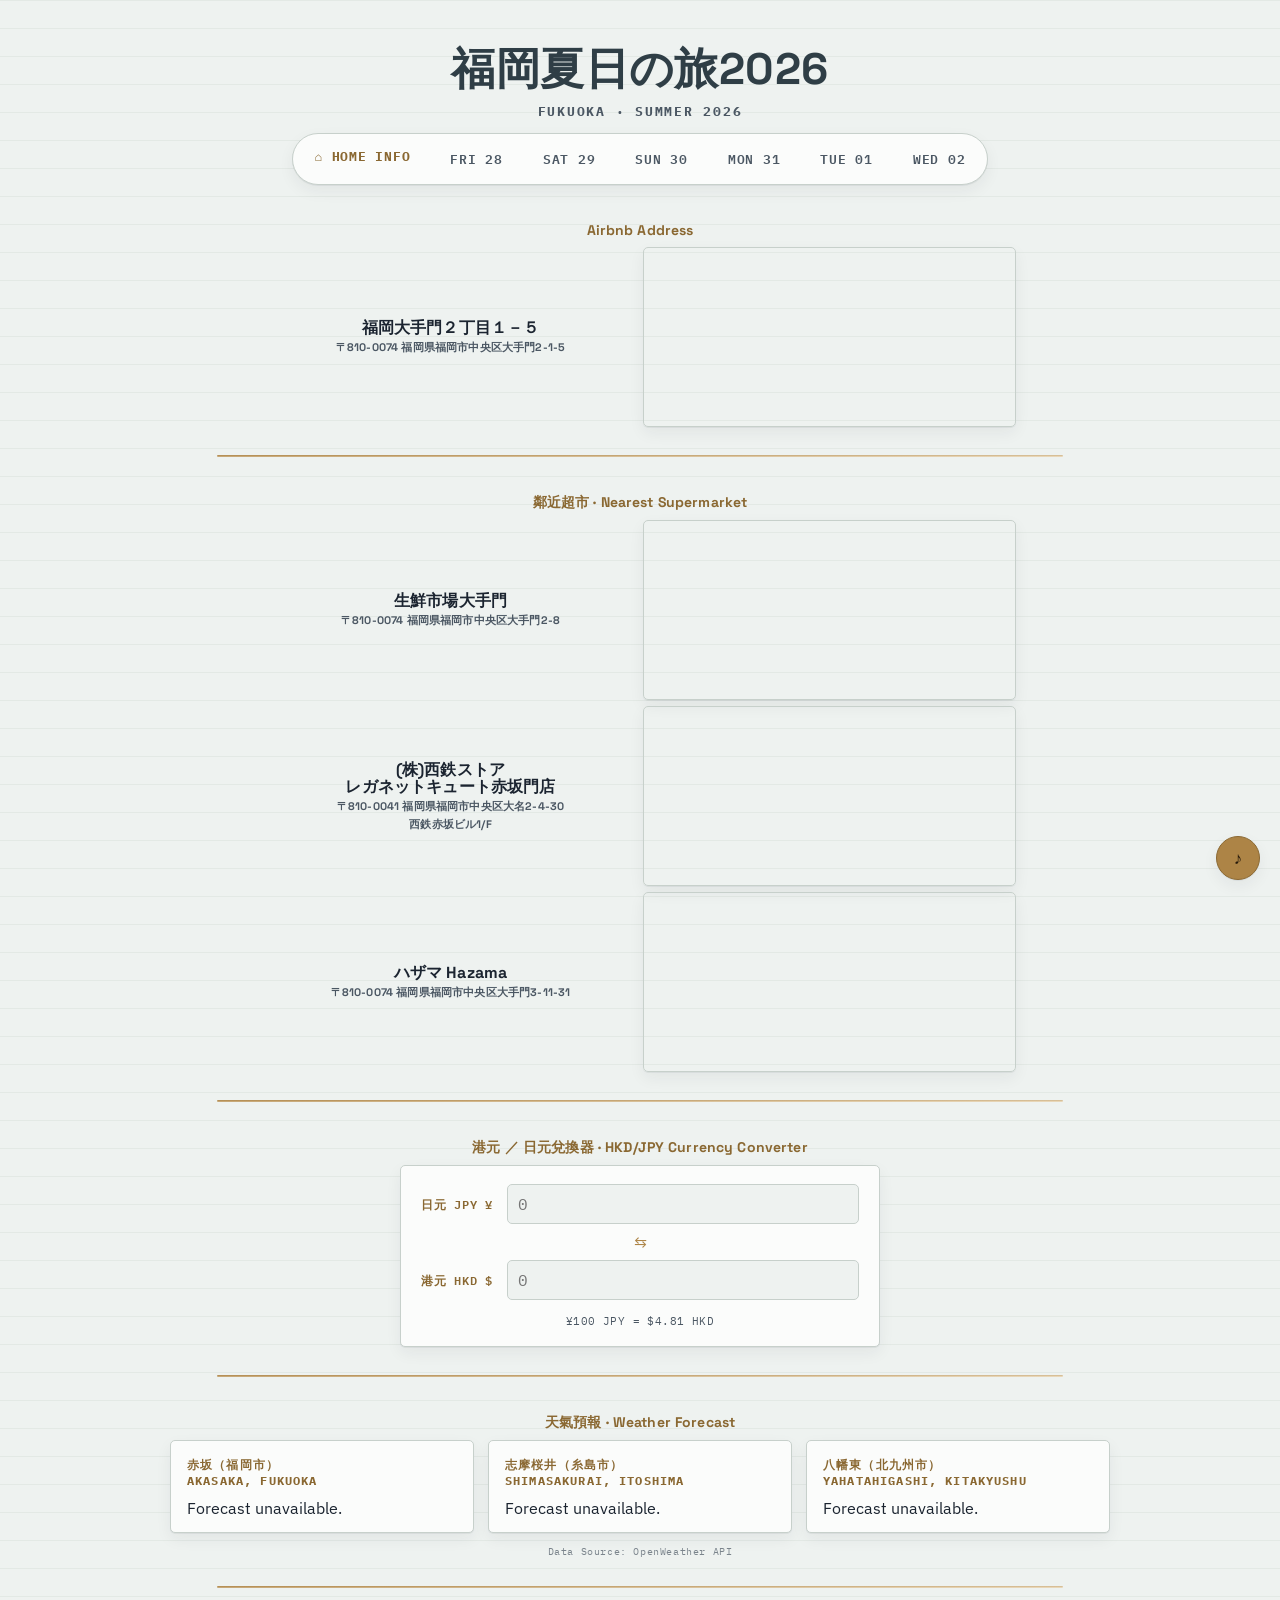
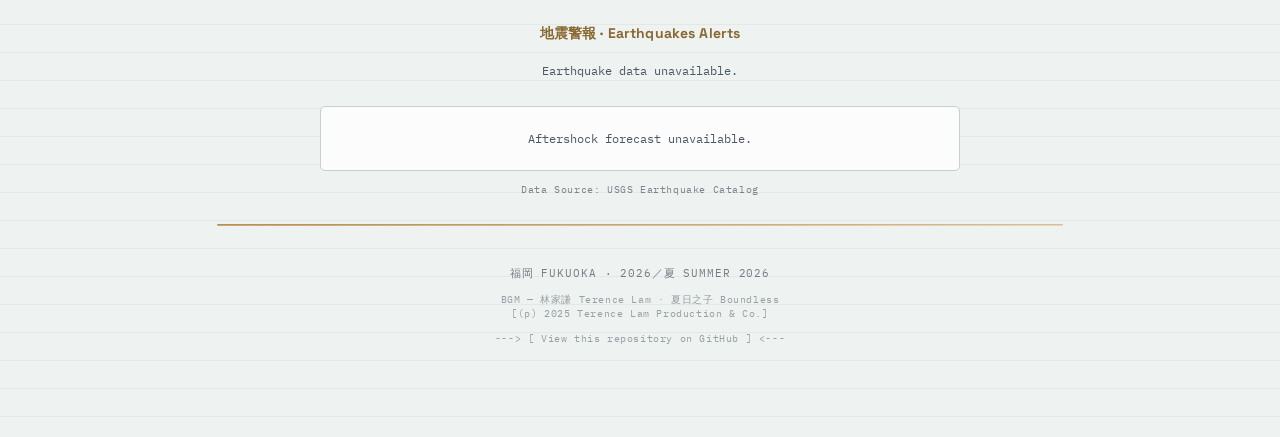
<file: index.html>
<!DOCTYPE html>
<html lang="zh-Hant">
<head>
  <meta charset="UTF-8">
  <meta name="viewport" content="width=device-width, initial-scale=1.0">
  <meta name="mobile-web-app-capable" content="yes" />

  <title>福岡夏日の旅｜Fukuoka Summer 2026</title>
  <link rel="preconnect" href="https://fonts.googleapis.com">
  <link rel="preconnect" href="https://fonts.gstatic.com" crossorigin>
  <link href="https://fonts.googleapis.com/css2?family=Space+Grotesk:wght@500;700&family=IBM+Plex+Sans:wght@400;500;600&family=IBM+Plex+Mono:wght@400;500;600&display=swap" rel="stylesheet">
  <link rel="stylesheet" href="assets/style.css">

  <link rel="manifest" crossorigin="use-credentials" href="scripts/manifest.json" />
  <!-- Favicon -->
  <link rel="icon" type="image/x-icon" href="assets/apple-touch-icon.png">
</head>

<body>
  <div class="wrap">
    <h1 class="page-title">福岡夏日の旅2026</h1>
    <h2 class="page-subtitle">Fukuoka &middot; Summer 2026</h2>

    <nav class="day-nav" id="dayNav" aria-label="Day navigation"></nav>

    <!-- Airbnb Address -->
    <section>
      <h3 class="page-h3">Airbnb Address</h3>

      <div class="location-grid">
        <div class="location-card">
          <p class="index-p">
          福岡大手門２丁目１－５
          </br>
          <a class="address-a" href="https://www.google.com/maps/place/2-ch%C5%8Dme-1-5+%C5%8Ctemon,+Chuo+Ward,+Fukuoka,+810-0074,+Japan/@33.5899657,130.3848394,18z/data=!3m1!4b1!4m10!1m2!2m1!1z44CSODEwLTAwNzQg56aP5bKh55yM56aP5bKh5biC5Lit5aSu5Yy65aSn5omL6ZaA77yS5LiB55uu77yR4oiS77yV!3m6!1s0x354192293996d13b:0x6b5ba809811c0bd0!8m2!3d33.5899657!4d130.3861269!15sCkLjgJI4MTAtMDA3NCDnpo_lsqHnnIznpo_lsqHluILkuK3lpK7ljLrlpKfmiYvploDvvJLkuIHnm67vvJHiiJLvvJWSARBnZW9jb2RlZF9hZGRyZXNz4AEA!16s%2Fg%2F11clpc6z0z?entry=ttu&g_ep=EgoyMDI2MDcxNS4wIKXMDSoASAFQAw%3D%3D">
          〒810-0074 福岡県福岡市中央区大手門2-1-5
          </a>
          </p>
        </div>

        <div class="location-card location-map">
          <iframe
            src="https://www.google.com/maps/embed?pb=!1m18!1m12!1m3!1d1661.7955267190114!2d130.38484212051893!3d33.589965693361414!2m3!1f0!2f0!3f0!3m2!1i1024!2i768!4f13.1!3m3!1m2!1s0x354192293996d13b%3A0x6b5ba809811c0bd0!2zMi1jaMWNbWUtMS01IMWMdGVtb24sIENodW8gV2FyZCwgRnVrdW9rYSwgODEwLTAwNzTml6XmnKw!5e0!3m2!1szh-TW!2shk!4v1784869290188!5m2!1szh-TW!2shk"
            loading="lazy"
            referrerpolicy="no-referrer-when-downgrade"
            title="Airbnb Location Map">
          </iframe>
        </div>
      </div>
    </section>
    <hr>

    <!-- Supermarkets Info -->
    <section>
      <h3 class="page-h3">鄰近超市 &middot; Nearest Supermarket</h3>
      
      <!-- Store 1 -->
      <div class="location-grid">
        <div class="location-card">
          <p class="index-p">
          生鮮市場大手門
          </br>
          <a class="address-a" href="https://www.google.com/maps/place/%E7%94%9F%E9%AE%AE%E5%B8%82%E5%A0%B4%E5%A4%A7%E6%89%8B%E9%96%80/@33.5920324,130.3831507,16.71z/data=!4m6!3m5!1s0x35419228d14ee641:0xfee7a03e75b66d1f!8m2!3d33.591357!4d130.3856404!16s%2Fg%2F1td_2z4c" target="_blank">
          〒810-0074 福岡県福岡市中央区大手門2-8
          </a>
        </p>
        </div>

        <div class="location-card location-map">
          <iframe
            src="https://www.google.com/maps/embed?pb=!1m14!1m8!1m3!1d6647.022860655162!2d130.3831507!3d33.5920324!3m2!1i1024!2i768!4f13.1!3m3!1m2!1s0x35419228d14ee641%3A0xfee7a03e75b66d1f!2z55Sf6a6u5biC5aC05aSn5omL6ZaA!5e0!3m2!1szh-TW!2shk!4v1784874470126!5m2!1szh-TW!2shk"
            loading="lazy"
            referrerpolicy="no-referrer-when-downgrade"
            title="Google Maps">
          </iframe>
        </div>

      <!-- Store 2 -->
      <div class="location-card">
          <p class="index-p">
          (株)西鉄ストア</br>レガネットキュート赤坂門店
          </br>
          <a class="address-a" href="https://www.google.com/maps/place/Reganet+Cute+Akasakamon/@33.5890342,130.389958,18.49z/data=!3m1!5s0x35419187a3406b4b:0xf3ccdedf4564b2a2!4m6!3m5!1s0x3541918777c7a113:0xb264cc0cfa34d3a8!8m2!3d33.5889511!4d130.3912189!16s%2Fg%2F1pv2gx6fw" target="_blank">
          〒810-0041 福岡県福岡市中央区大名2-4-30</br>西鉄赤坂ビル1/F</a>
          </p>
        </div>

        <div class="location-card location-map">
          <iframe
            src="https://www.google.com/maps/embed?pb=!1m18!1m12!1m3!1d1661.7955267190114!2d130.38484212051893!3d33.589965693361414!2m3!1f0!2f0!3f0!3m2!1i1024!2i768!4f13.1!3m3!1m2!1s0x354192293996d13b%3A0x6b5ba809811c0bd0!2zMi1jaMWNbWUtMS01IMWMdGVtb24sIENodW8gV2FyZCwgRnVrdW9rYSwgODEwLTAwNzTml6XmnKw!5e0!3m2!1szh-TW!2shk!4v1784869290188!5m2!1szh-TW!2shk"
            loading="lazy"
            referrerpolicy="no-referrer-when-downgrade"
            title="Google Maps">
          </iframe>
        </div>

      <!-- Store 3 -->
        <div class="location-card">
          <p class="index-p">
          ハザマ Hazama
          </br>
          <a class="address-a" href="https://www.google.com/maps/place/Hazama/@33.5913215,130.3811077,19z/data=!4m6!3m5!1s0x3541922e6b64453f:0xde351ecfe500b!8m2!3d33.5913286!4d130.3816899!16s%2Fg%2F11d_7vm9nl" target="_blank">
          〒810-0074 福岡県福岡市中央区大手門3-11-31
          </a>
          </p>
        </div>

        <div class="location-card location-map">
          <iframe
            src="https://www.google.com/maps/embed?pb=!1m14!1m8!1m3!1d830.8847048378758!2d130.3811077!3d33.5913215!3m2!1i1024!2i768!4f13.1!3m3!1m2!1s0x3541922e6b64453f%3A0xde351ecfe500b!2sHazama!5e0!3m2!1szh-TW!2shk!4v1784875171659!5m2!1szh-TW!2shk"
            loading="lazy"
            referrerpolicy="no-referrer-when-downgrade"
            title="Google Maps">
          </iframe>
        </div>
      </div>
    </section>
    <hr>

    <!-- JPY/HKD Currency Converter -->
    <section>
      <h3 class="page-h3">港元 ／ 日元兌換器 &middot; HKD/JPY Currency Converter</h3>

      <div class="converter-card">
        <div class="conv-row">
          <label for="jpyInput">日元 JPY &yen;</label>
          <input type="number" id="jpyInput" inputmode="decimal" placeholder="0">
        </div>
        <div class="conv-swap">&#8646;</div>

        <div class="conv-row">
          <label for="hkdInput">港元 HKD &dollar;</label>
          <input type="number" id="hkdInput" inputmode="decimal" placeholder="0">
        </div>
        <p class="conv-rate" id="convRate">&#165;100 JPY = &#36; 4.81 HKD</p>
      </div>
    </section>
    <hr>

    <!-- Weather Forecast -->
    <section>
      <h3 class="page-h3">天氣預報 &middot; Weather Forecast</h3>
      <div class="weather-grid" id="weatherGrid"></div>
      <a class="data-source" href="https://openweathermap.org/" target="_blank">Data Source: OpenWeather API</a>
    </section>
    <hr>

    <!-- Earthquake Alerts -->
    <section>
      <h3 class="page-h3">地震警報 &middot; Earthquakes Alerts</h3>
      <div class="quake-list" id="quakeList">
        <p class="quake-empty">Loading&hellip;</p>
      </div>
      <div class="aftershock-box" id="aftershockBox">
        <p class="quake-empty">Checking for aftershock forecast&hellip;</p>
      </div>
      <a class="data-source" href="https://earthquake.usgs.gov/" target="_blank">Data Source: USGS Earthquake Catalog</a>
    </section>
    <hr>

    <!-- Optional Days List -->
    <!-- <div class="home-list" id="homeList"></div>  -->

    <footer class="foot">
      福岡 FUKUOKA &middot; 2026／夏 SUMMER 2026 </br> 
      <a class="data-source" href="https://terencelam0903.com/Boundless" target="_blank">
        BGM — 林家謙 Terence Lam &middot; 夏日之子 Boundless</br>
        [(p) 2025 Terence Lam Production & Co.]
      </a>

      <a class="data-source" href="https://github.com/404stud1o/fukuoka2026" target="_blank">
        ---> [ View this repository on GitHub ] <---
      </a>
    </footer>
  </div>

  <!-- Scheduling -->
  <script src="scripts/schedule.js"></script>
  <!-- Optional Days List -->
  <script>
    TripSchedule.renderNav("index.html");
    TripSchedule.initAudio();

    const meta = {
      "fri28aug.html": { full: "FRIDAY", date: "28", month: "AUG" },
      "sat29aug.html": { full: "SATURDAY", date: "29", month: "AUG" },
      "sun30aug.html": { full: "SUNDAY", date: "30", month: "AUG" },
      "mon31aug.html": { full: "MONDAY", date: "31", month: "AUG" },
      "tue01sep.html": { full: "TUESDAY", date: "01", month: "SEP" },
      "wed02sep.html": { full: "WEDNESDAY", date: "02", month: "SEP" },
    };

    const list = document.getElementById("homeList");
    TripSchedule.DAYS.forEach((d) => {
      const m = meta[d.file];
      const a = document.createElement("a");
      a.href = d.file;
      a.className = "home-card";
      a.style.setProperty("--card-color", d.color);
      a.style.setProperty("--card-hover-color", d.hoverColor);
      a.innerHTML =
        '<div class="hc-day">' + m.full + '</div>' +
        '<div class="hc-date">' + m.date + ' ' + m.month + '</div>';
      list.appendChild(a);
    });
  </script>

  <!-- Currency Converter -->
  <script src="scripts/jpyStaticConverter.js"></script>

  <!-- Weather API -->
  <script src="scripts/openWeatherAPI.js"></script>

  <!-- Earthquakes API -->
  <script src="scripts/earthquakeAlertUSGS.js"></script>

  <!-- Mobile Web App JS -->
  <script src="scripts/genWebApp.js"></script>
</body>
</html>
</file>
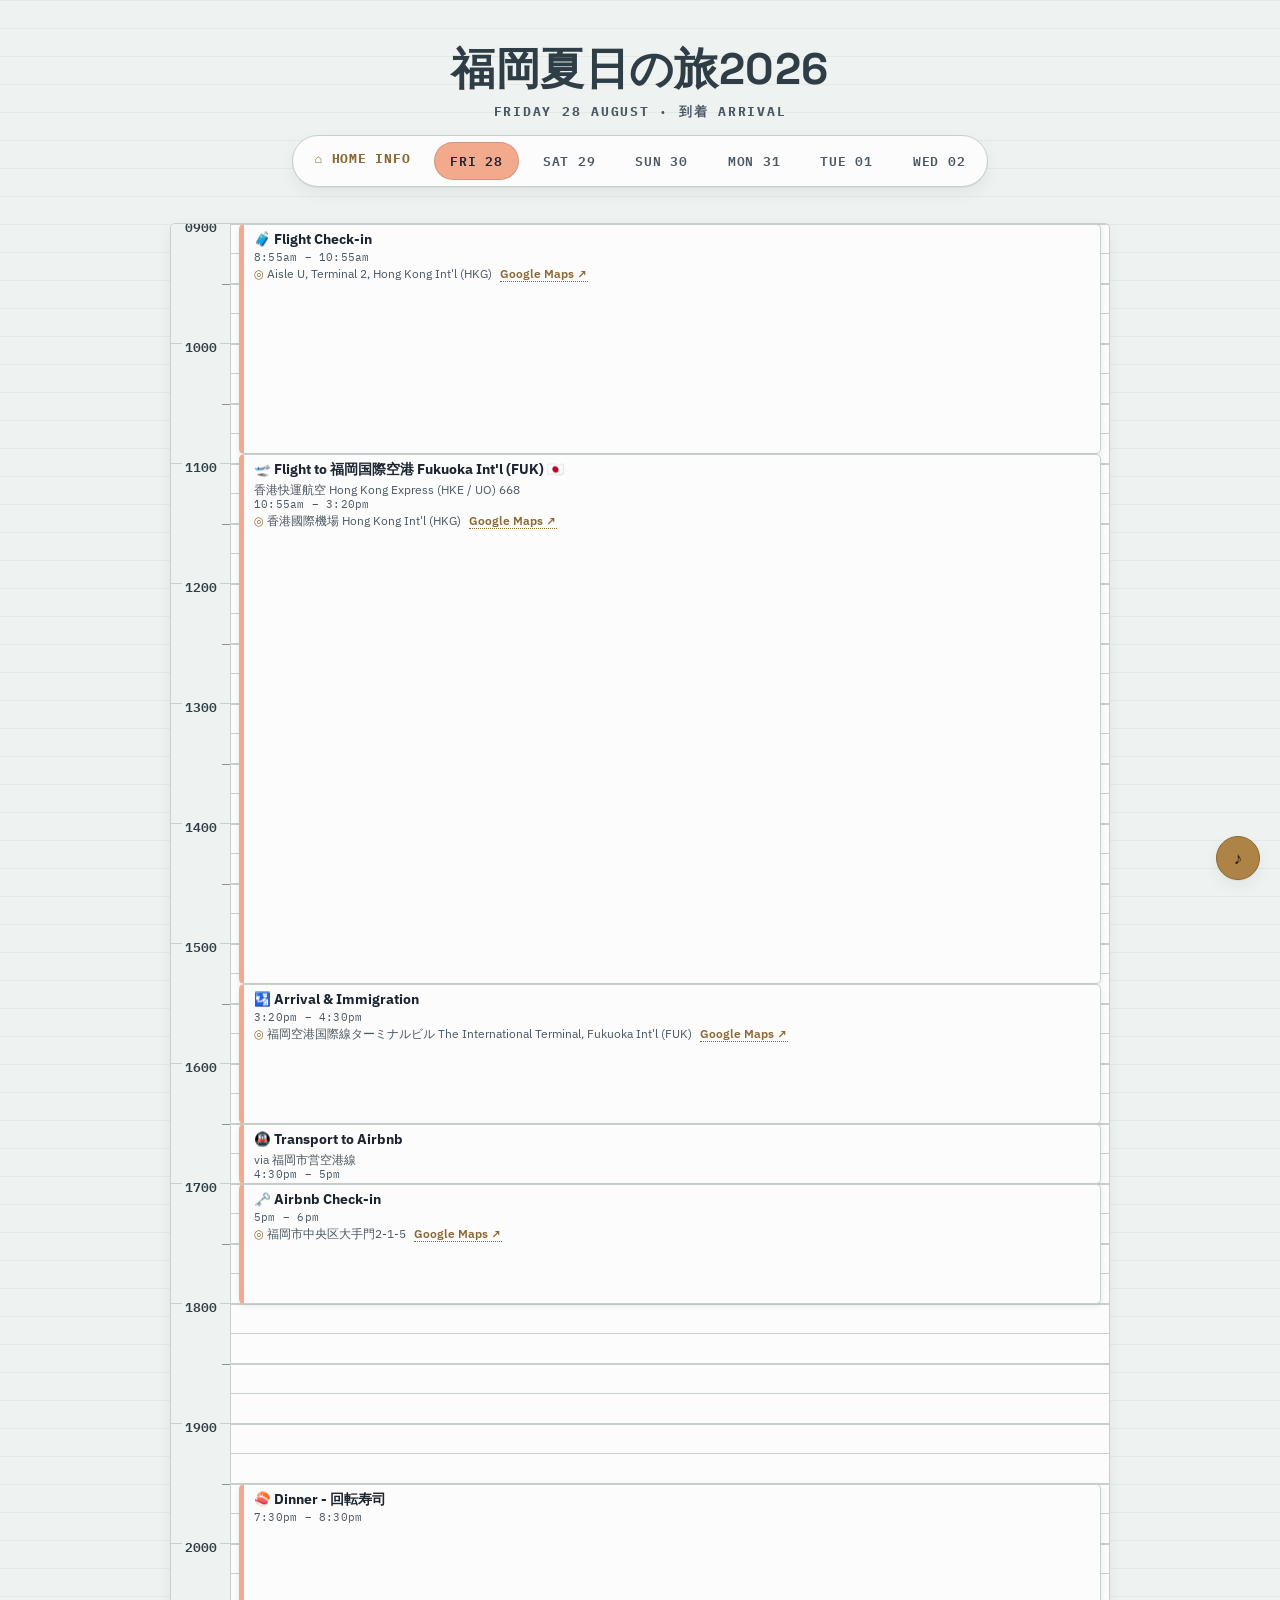
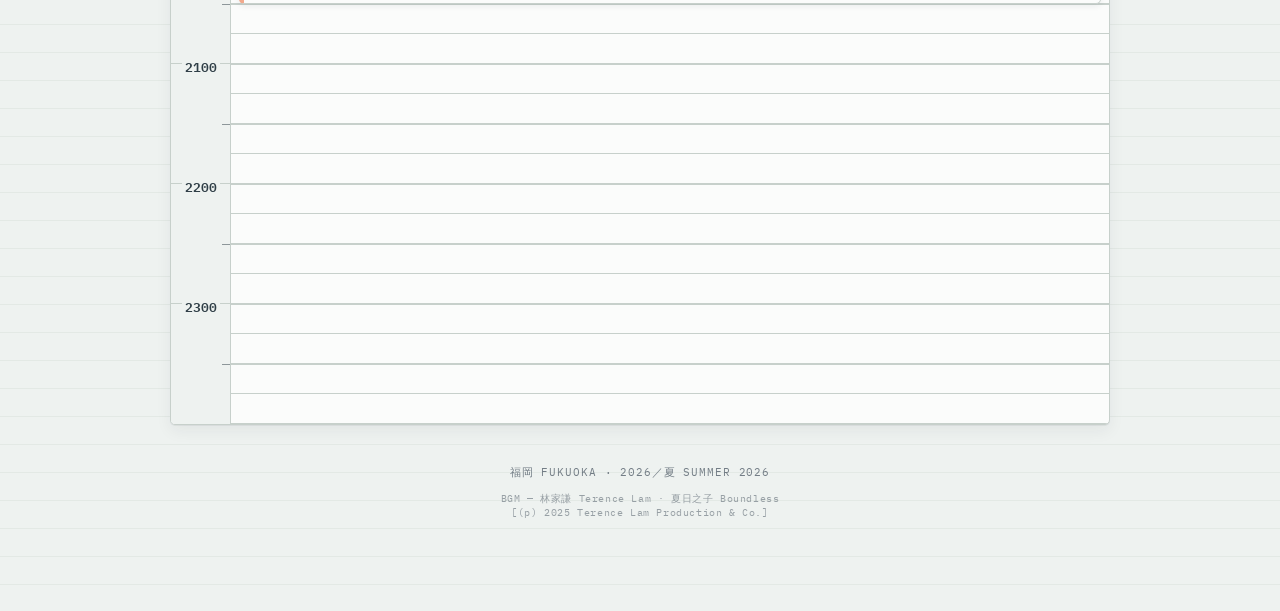
<file: fri28aug.html>
<!DOCTYPE html>
<html lang="zh-Hant">
<head>
  <meta charset="UTF-8">
  <meta name="viewport" content="width=device-width, initial-scale=1.0">
  <meta name="mobile-web-app-capable" content="yes" />

  <title>FRI 28 AUG — 福岡夏日の旅2026</title>
  <link rel="preconnect" href="https://fonts.googleapis.com">
  <link rel="preconnect" href="https://fonts.gstatic.com" crossorigin>
  <link href="https://fonts.googleapis.com/css2?family=Space+Grotesk:wght@500;700&family=IBM+Plex+Sans:wght@400;500;600&family=IBM+Plex+Mono:wght@400;500;600&display=swap" rel="stylesheet">
  <link rel="stylesheet" href="assets/style.css">
  
  <link rel="manifest" crossorigin="use-credentials" href="scripts/manifest.json">

  <link rel="icon" type="image/x-icon" href="assets/apple-touch-icon.png">
</head>

<body>
  <div class="wrap">

    <h1 class="page-title">福岡夏日の旅2026</h1>
    <h2 class="page-subtitle" style="--day-color: var(--fri);">
      <span class="day-tick"></span>
      FRIDAY 28 AUGUST &middot; 到着 ARRIVAL
    </h2>

    <nav class="day-nav" id="dayNav" aria-label="Day navigation"></nav>

    <section class="schedule-card">
      <div class="schedule-grid">
        <div class="ruler" id="ruler"></div>
        <div class="track">
          <div class="events-layer" id="eventsLayer"></div>
        </div>
      </div>
    </section>

    <footer class="foot">
      福岡 FUKUOKA &middot; 2026／夏 SUMMER 2026 </br> 
      <a class="data-source" href="https://terencelam0903.com/Boundless" target="_blank">
        BGM — 林家謙 Terence Lam &middot; 夏日之子 Boundless</br>
        [(p) 2025 Terence Lam Production & Co.]
      </a>
    </footer>
  </div>

  <script src="scripts/schedule.js"></script>
  <script>
    const EVENTS_DEFAULT = [
      { title: "🧳 Flight Check-in", start: "8:55", end: "10:55", 
        location: "Aisle U, Terminal 2, Hong Kong Int'l (HKG)", mapsUrl: "https://www.google.com/maps/place/Hong+Kong+International+Airport+Terminal+2,+1+Sky+Plaza+Rd,+Chek+Lap+Kok,+Hong+Kong/@22.3169602,113.9358304,17z/data=!3m1!4b1!4m6!3m5!1s0x3403e2dbd24219fd:0x66bfec8ce61a788a!8m2!3d22.3169602!4d113.9384053!16s%2Fg%2F11zbnl3nz1" },
      { title: "🛫 Flight to 福岡国際空港 Fukuoka Int'l (FUK) 🇯🇵", desc: "香港快運航空 Hong Kong Express (HKE / UO) 668", start: "10:55", end: "15:20", 
        location: "香港國際機場 Hong Kong Int'l (HKG)", mapsUrl: "https://www.google.com/maps/place/Hong+Kong+International+Airport+Terminal+2,+1+Sky+Plaza+Rd,+Chek+Lap+Kok,+Hong+Kong/@22.3169602,113.9358304,17z/data=!3m1!4b1!4m6!3m5!1s0x3403e2dbd24219fd:0x66bfec8ce61a788a!8m2!3d22.3169602!4d113.9384053!16s%2Fg%2F11zbnl3nz1" },
      { title: "🛂 Arrival & Immigration", start: "15:20", end: "16:30", 
        location: "福岡空港国際線ターミナルビル The International Terminal, Fukuoka Int'l (FUK)", mapsUrl: "https://www.google.com/maps/place/Fukuoka+Airport+International+Terminal/@33.584404,130.4412483,17z/data=!3m1!4b1!4m6!3m5!1s0x3541903977d64cd1:0x3425b2576ad33a70!8m2!3d33.584404!4d130.4438232!16s%2Fg%2F11d_719d9x" },
      { title: "🚇 Transport to Airbnb", desc: "via 福岡市営空港線", start: "16:30", end: "17:00", location: "", mapsUrl: "" },
      { title: "🗝️ Airbnb Check-in", start: "17:00", end: "18:00", 
        location: "福岡市中央区大手門2-1-5", mapsUrl: "https://www.google.com/maps/place/2-ch%C5%8Dme-1-5+%C5%8Ctemon,+Chuo+Ward,+Fukuoka,+810-0074,+Japan/@33.5899657,130.3848394,18z/data=!3m1!4b1!4m10!1m2!2m1!1z44CSODEwLTAwNzQg56aP5bKh55yM56aP5bKh5biC5Lit5aSu5Yy65aSn5omL6ZaA77yS5LiB55uu77yR4oiS77yV!3m6!1s0x354192293996d13b:0x6b5ba809811c0bd0!8m2!3d33.5899657!4d130.3861269!15sCkLjgJI4MTAtMDA3NCDnpo_lsqHnnIznpo_lsqHluILkuK3lpK7ljLrlpKfmiYvploDvvJLkuIHnm67vvJHiiJLvvJWSARBnZW9jb2RlZF9hZGRyZXNz4AEA!16s%2Fg%2F11clpc6z0z" },
      { title: "🍣 Dinner - 回転寿司", start: "19:30", end: "20:30", 
        location: "", mapsUrl: "" },
    ];

    window.TripSchedule.init({
      file: "fri28aug.html",
      color: "var(--fri)",
      defaults: EVENTS_DEFAULT,
    });
  </script>
</body>
</html>
</file>
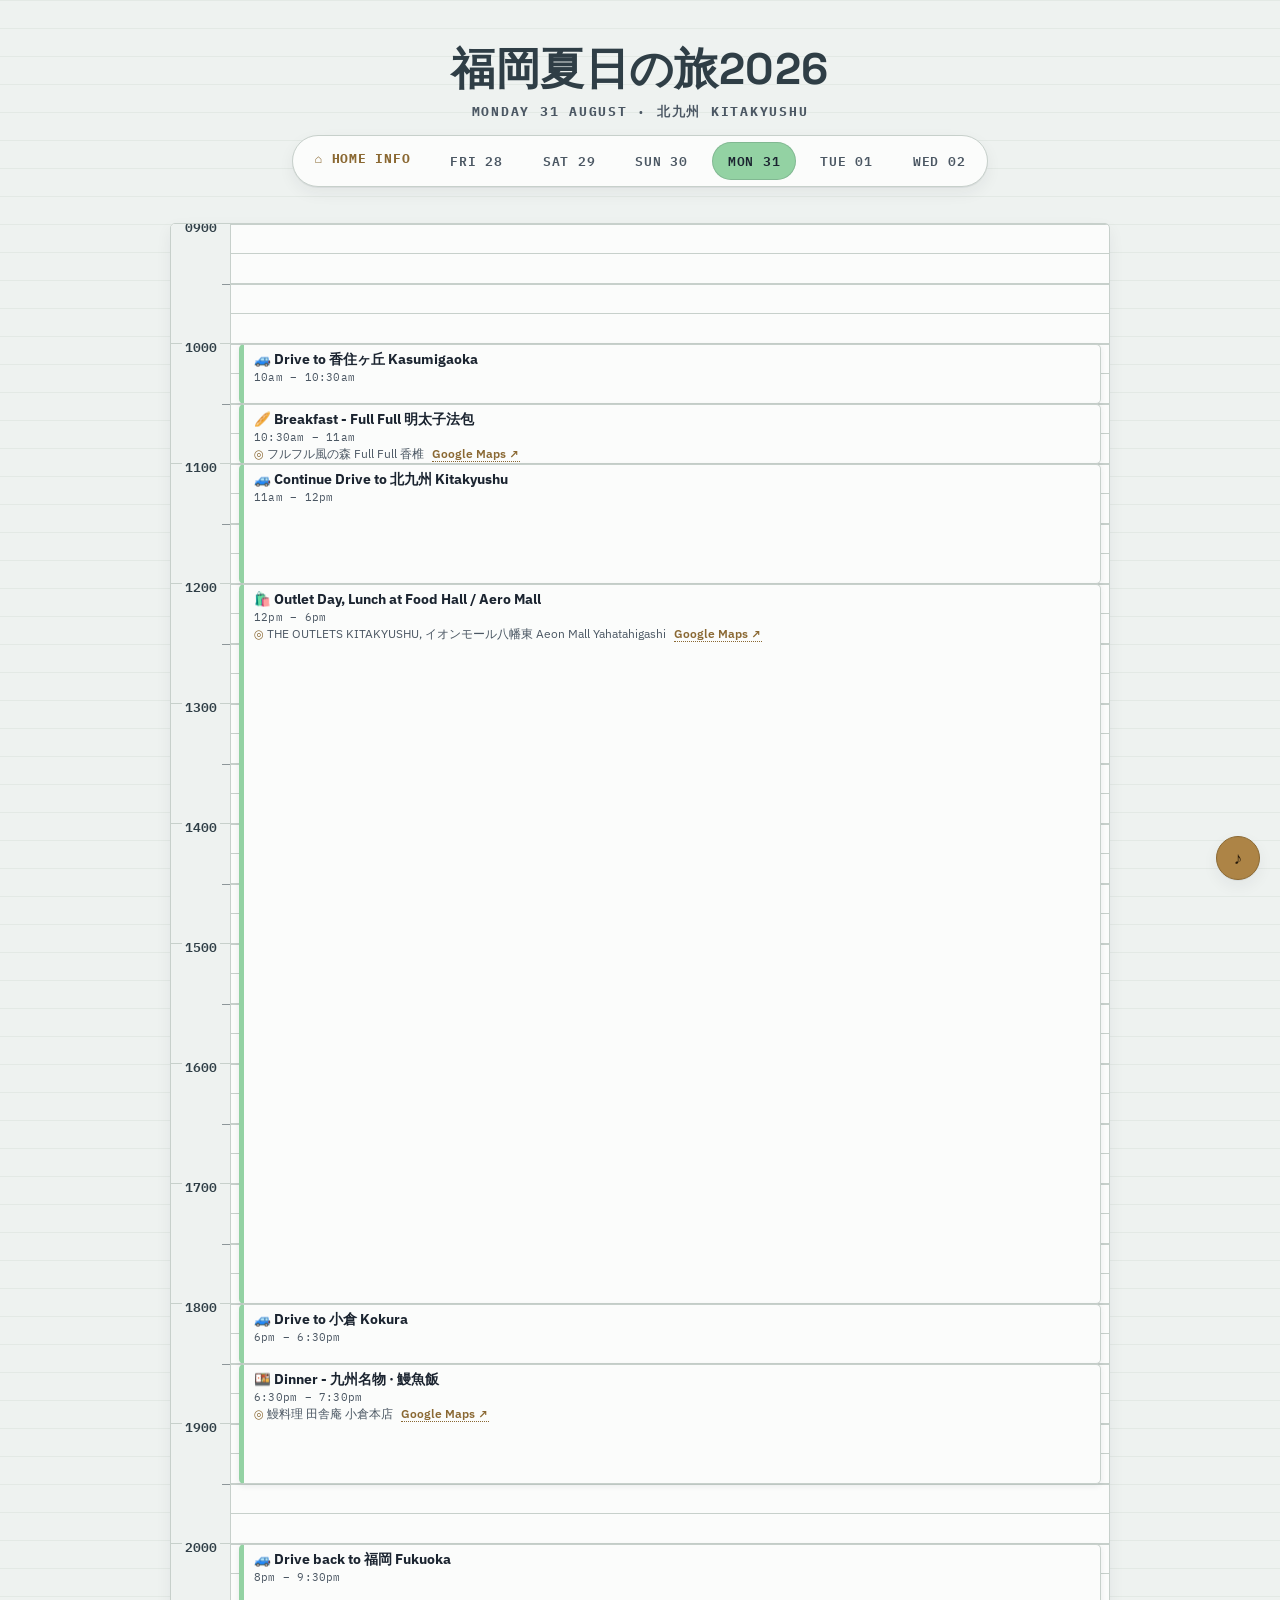
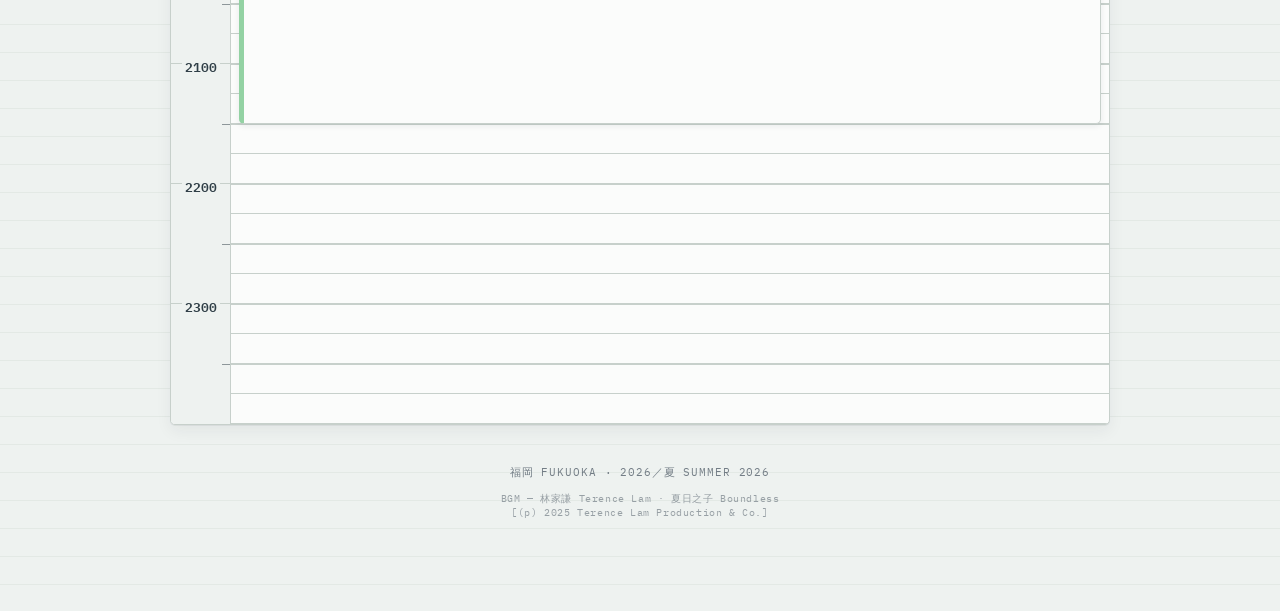
<file: mon31aug.html>
<!DOCTYPE html>
<html lang="zh-Hant">
<head>
  <meta charset="UTF-8">
  <meta name="viewport" content="width=device-width, initial-scale=1.0">
  <meta name="mobile-web-app-capable" content="yes" />
  <title>MON 31 AUG — 福岡夏日の旅2026</title>

  <link rel="preconnect" href="https://fonts.googleapis.com">
  <link rel="preconnect" href="https://fonts.gstatic.com" crossorigin>
  <link href="https://fonts.googleapis.com/css2?family=Space+Grotesk:wght@500;700&family=IBM+Plex+Sans:wght@400;500;600&family=IBM+Plex+Mono:wght@400;500;600&display=swap" rel="stylesheet">
  <link rel="stylesheet" href="assets/style.css">

  <link rel="manifest" crossorigin="use-credentials" href="scripts/manifest.json">

  <link rel="icon" type="image/x-icon" href="assets/apple-touch-icon.png">
</head>

<body>
  <div class="wrap">

    <h1 class="page-title">福岡夏日の旅2026</h1>
    <h2 class="page-subtitle" style="--day-color: var(--mon);">
      <span class="day-tick"></span>
      MONDAY 31 AUGUST &middot; 北九州 KITAKYUSHU
    </h2>

    <nav class="day-nav" id="dayNav" aria-label="Day navigation"></nav>

    <section class="schedule-card">
      <div class="schedule-grid">
        <div class="ruler" id="ruler"></div>
        <div class="track">
          <div class="events-layer" id="eventsLayer"></div>
        </div>
      </div>
    </section>

    <footer class="foot">
      福岡 FUKUOKA &middot; 2026／夏 SUMMER 2026 </br> 
      <a class="data-source" href="https://terencelam0903.com/Boundless" target="_blank">
        BGM — 林家謙 Terence Lam &middot; 夏日之子 Boundless</br>
        [(p) 2025 Terence Lam Production & Co.]
      </a>
    </footer>
  </div>

  <script src="scripts/schedule.js"></script>
  <script>
    const EVENTS_DEFAULT = [
      { title: "🚙 Drive to 香住ヶ丘 Kasumigaoka", start: "10:00", end: "10:30", 
        location: "", mapsUrl: "" },
      { title: "🥖 Breakfast - Full Full 明太子法包", start: "10:30", end: "11:00", 
        location: "フルフル風の森 Full Full 香椎", mapsUrl: "https://www.google.com/maps/place/Full+Full+Kazenomori/@33.7517257,130.4530163,11z/data=!4m6!3m5!1s0x35418f67b0b89b81:0x4409fe90a18a017d!8m2!3d33.6673241!4d130.4316338!16s%2Fg%2F11fk8clnzd" },
      { title: "🚙 Continue Drive to 北九州 Kitakyushu", start: "11:00", end: "12:00", location: "", mapsUrl: "" },
      { title: "🛍️ Outlet Day, Lunch at Food Hall / Aero Mall", start: "12:00", end: "18:00", 
        location: "THE OUTLETS KITAKYUSHU, イオンモール八幡東 Aeon Mall Yahatahigashi", mapsUrl: "https://www.google.com/maps/place/THE+OUTLETS+KITAKYUSHU/@33.8725004,130.8112294,17.51z/data=!4m14!1m7!3m6!1s0x3543c7d46d02f86d:0x2b11ae58fc15d12f!2sTHE+OUTLETS+KITAKYUSHU!8m2!3d33.873417!4d130.8116498!16s%2Fg%2F11sn_5nnbx!3m5!1s0x3543c7d46d02f86d:0x2b11ae58fc15d12f!8m2!3d33.873417!4d130.8116498!16s%2Fg%2F11sn_5nnbx" },
      { title: "🚙 Drive to 小倉 Kokura", start: "18:00", end: "18:30", location: "", mapsUrl: "" },
      { title: "🍱 Dinner - 九州名物 · 鰻魚飯", start: "18:30", end: "19:30", 
        location: "鰻料理 田舎庵 小倉本店", mapsUrl: "https://www.google.com/maps/place/Inakaan+Kokura+Honten/@33.8766221,130.8019208,13z/data=!4m6!3m5!1s0x3543bf4dc1d91b5b:0x12a5d649eb2d9a7d!8m2!3d33.8835085!4d130.8817696!16s%2Fg%2F1tf6v4hl" },
      { title: "🚙 Drive back to 福岡 Fukuoka", start: "20:00", end: "21:30", location: "", mapsUrl: "" },
    ];

    window.TripSchedule.init({
      file: "mon31aug.html",
      color: "var(--mon)",
      defaults: EVENTS_DEFAULT,
    });
  </script>
</body>
</html>
</file>
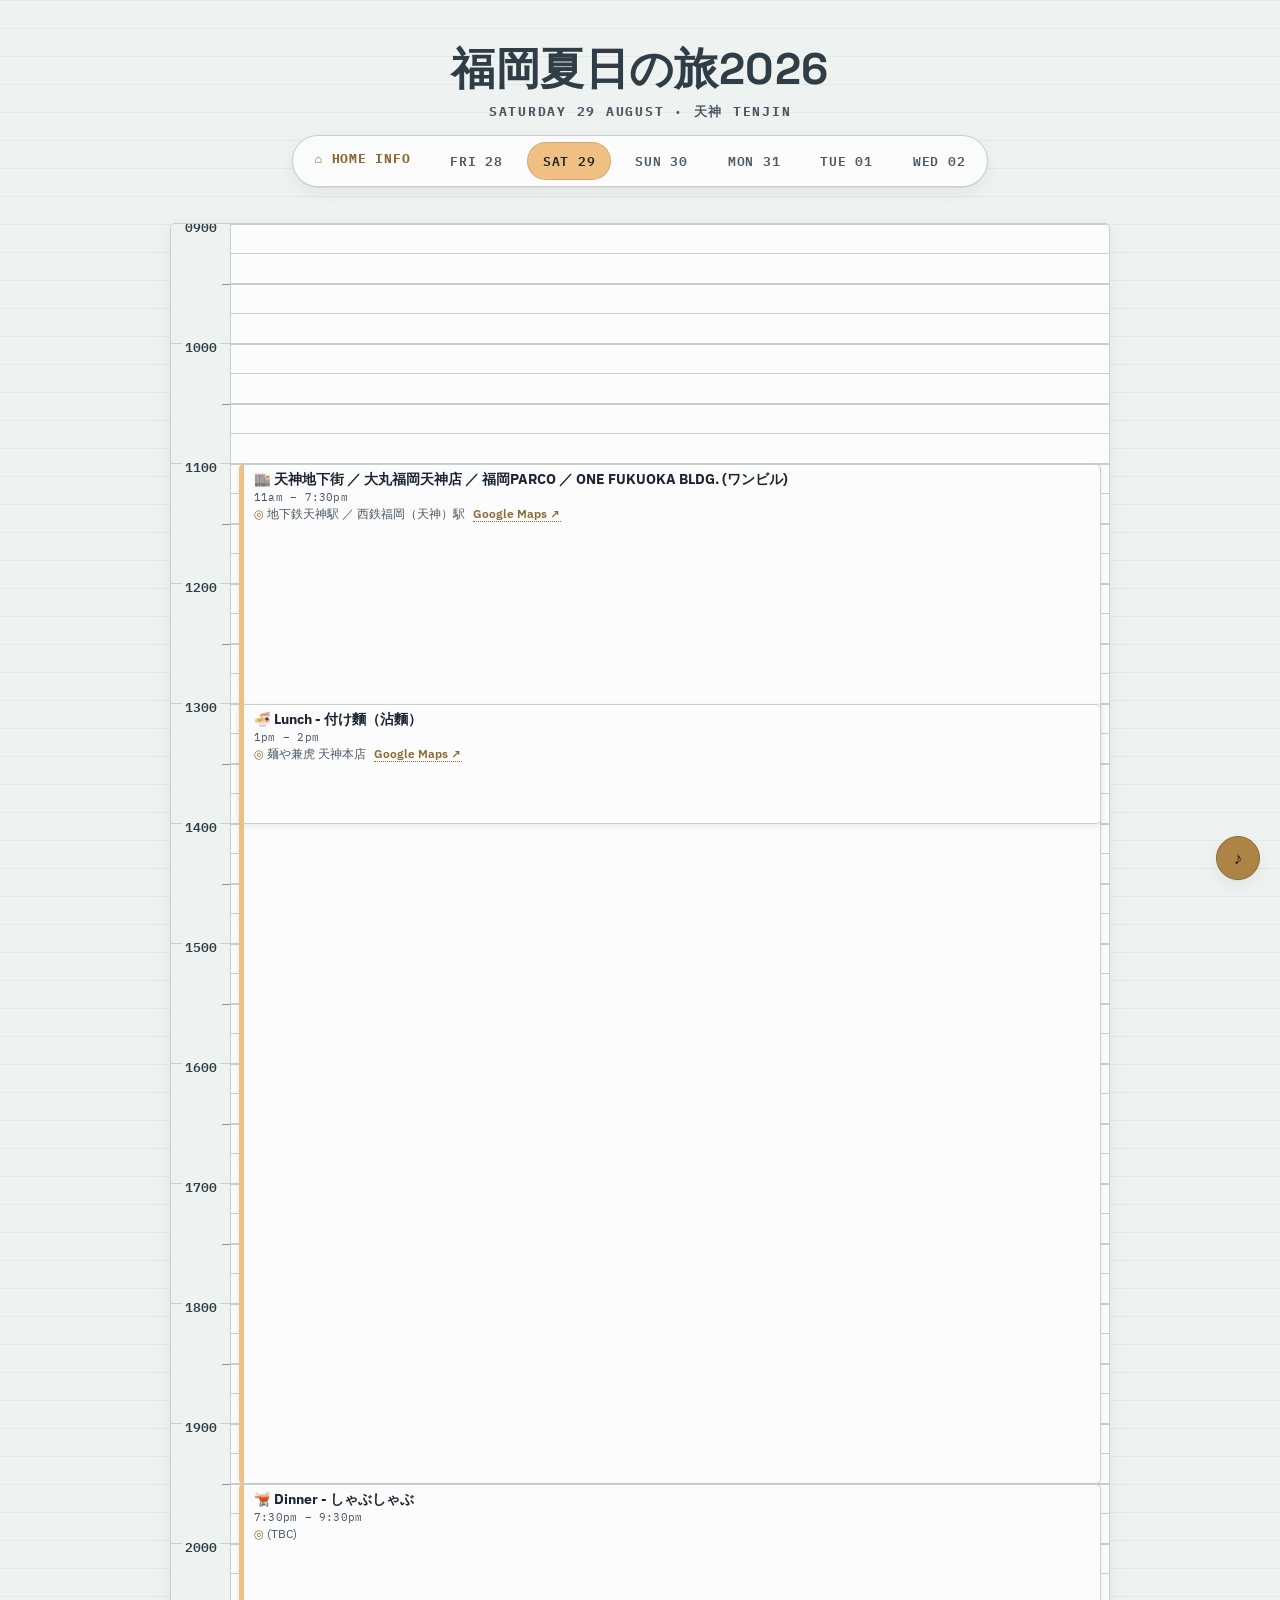
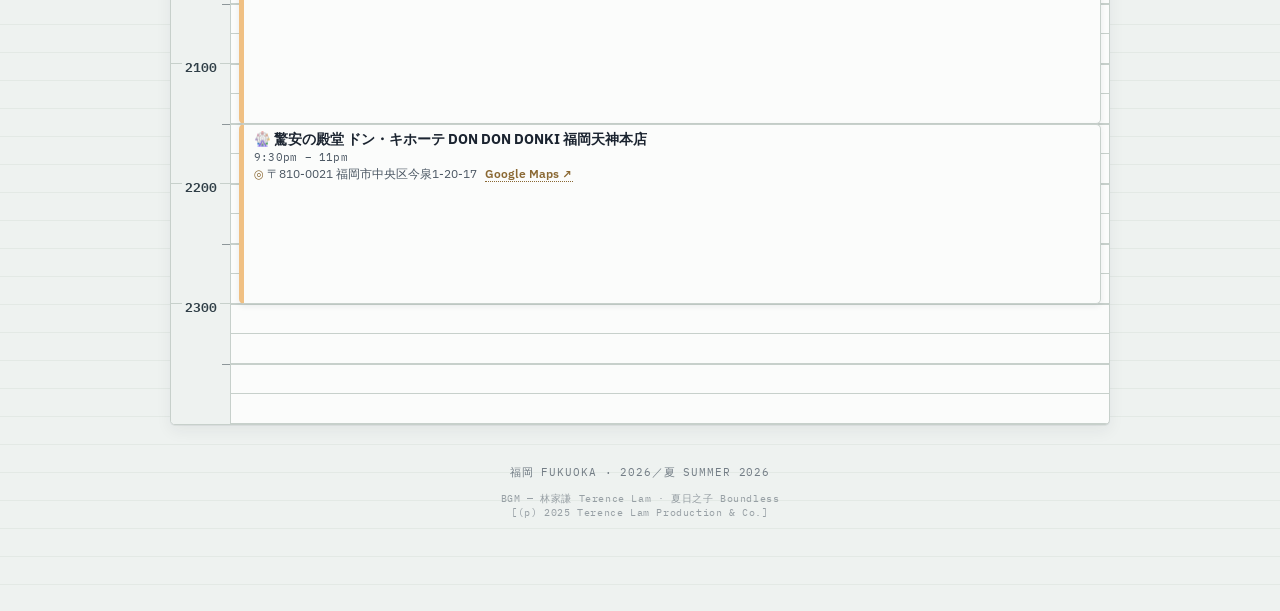
<file: sat29aug.html>
<!DOCTYPE html>
<html lang="zh-Hant">
<head>
  <meta charset="UTF-8">
  <meta name="viewport" content="width=device-width, initial-scale=1.0">
  <meta name="mobile-web-app-capable" content="yes" />

  <title>SAT 29 AUG — 福岡夏日の旅2026</title>
  <link rel="preconnect" href="https://fonts.googleapis.com">
  <link rel="preconnect" href="https://fonts.gstatic.com" crossorigin>
  <link href="https://fonts.googleapis.com/css2?family=Space+Grotesk:wght@500;700&family=IBM+Plex+Sans:wght@400;500;600&family=IBM+Plex+Mono:wght@400;500;600&display=swap" rel="stylesheet">
  <link rel="stylesheet" href="assets/style.css">
  
  <link rel="manifest" crossorigin="use-credentials" href="scripts/manifest.json">

  <link rel="icon" type="image/x-icon" href="assets/apple-touch-icon.png">
</head>

<body>
  <div class="wrap">

    <h1 class="page-title">福岡夏日の旅2026</h1>
    <h2 class="page-subtitle" style="--day-color: var(--sat);">
      <span class="day-tick"></span>
      SATURDAY 29 AUGUST &middot; 天神 TENJIN
    </h2>

    <nav class="day-nav" id="dayNav" aria-label="Day navigation"></nav>

    <section class="schedule-card">
      <div class="schedule-grid">
        <div class="ruler" id="ruler"></div>
        <div class="track">
          <div class="events-layer" id="eventsLayer"></div>
        </div>
      </div>
    </section>

    <footer class="foot">
      福岡 FUKUOKA &middot; 2026／夏 SUMMER 2026 </br> 
      <a class="data-source" href="https://terencelam0903.com/Boundless" target="_blank">
        BGM — 林家謙 Terence Lam &middot; 夏日之子 Boundless</br>
        [(p) 2025 Terence Lam Production & Co.]
      </a>
    </footer>
  </div>

  <script src="scripts/schedule.js"></script>
  <script>
    const EVENTS_DEFAULT = [
      { title: "🏬 天神地下街 ／ 大丸福岡天神店 ／ 福岡PARCO ／ ONE FUKUOKA BLDG. (ワンビル)", start: "11:00", end: "19:30", 
        location: "地下鉄天神駅 ／ 西鉄福岡（天神）駅", mapsUrl: "https://www.google.com/maps/place/Tenjin+Station/@33.5907657,130.3982418,18.25z/data=!4m6!3m5!1s0x3541918e44e39077:0xe8214e0d1793b30!8m2!3d33.5914006!4d130.3988788!16s%2Fm%2F04jq2w6" },
      { title: "🍜 Lunch - 付け麵（沾麵）", start: "13:00", end: "14:00", 
        location: "麺や兼虎 天神本店", mapsUrl: "https://www.google.com/maps/place/Ramen+Kanetora/@33.5872015,130.400993,17.78z/data=!3m1!5s0x3541919aa7ec899f:0x22bc870d310f0a90!4m6!3m5!1s0x35419180a445b00f:0x166bb995858617e4!8m2!3d33.5872002!4d130.401203!16s%2Fg%2F11b5pj842n" },
      { title: "🫕 Dinner - しゃぶしゃぶ", start: "19:30", end: "21:30", 
        location: "(TBC)", mapsUrl: "" },
      { title: "🎡 驚安の殿堂 ドン・キホーテ DON DON DONKI 福岡天神本店", start: "21:30", end: "23:00", 
        location: "〒810-0021 福岡市中央区今泉1-20-17", mapsUrl: "https://www.google.com/maps/place/Don+Quijote/@33.587976,130.3965372,16.51z/data=!4m6!3m5!1s0x35419185aa94d88f:0x785492614544715a!8m2!3d33.5863485!4d130.3980199!16s%2Fg%2F11gdf3ll7l" },
    ];

    window.TripSchedule.init({
      file: "sat29aug.html",
      color: "var(--sat)",
      defaults: EVENTS_DEFAULT,
    });
  </script>
</body>
</html>
</file>
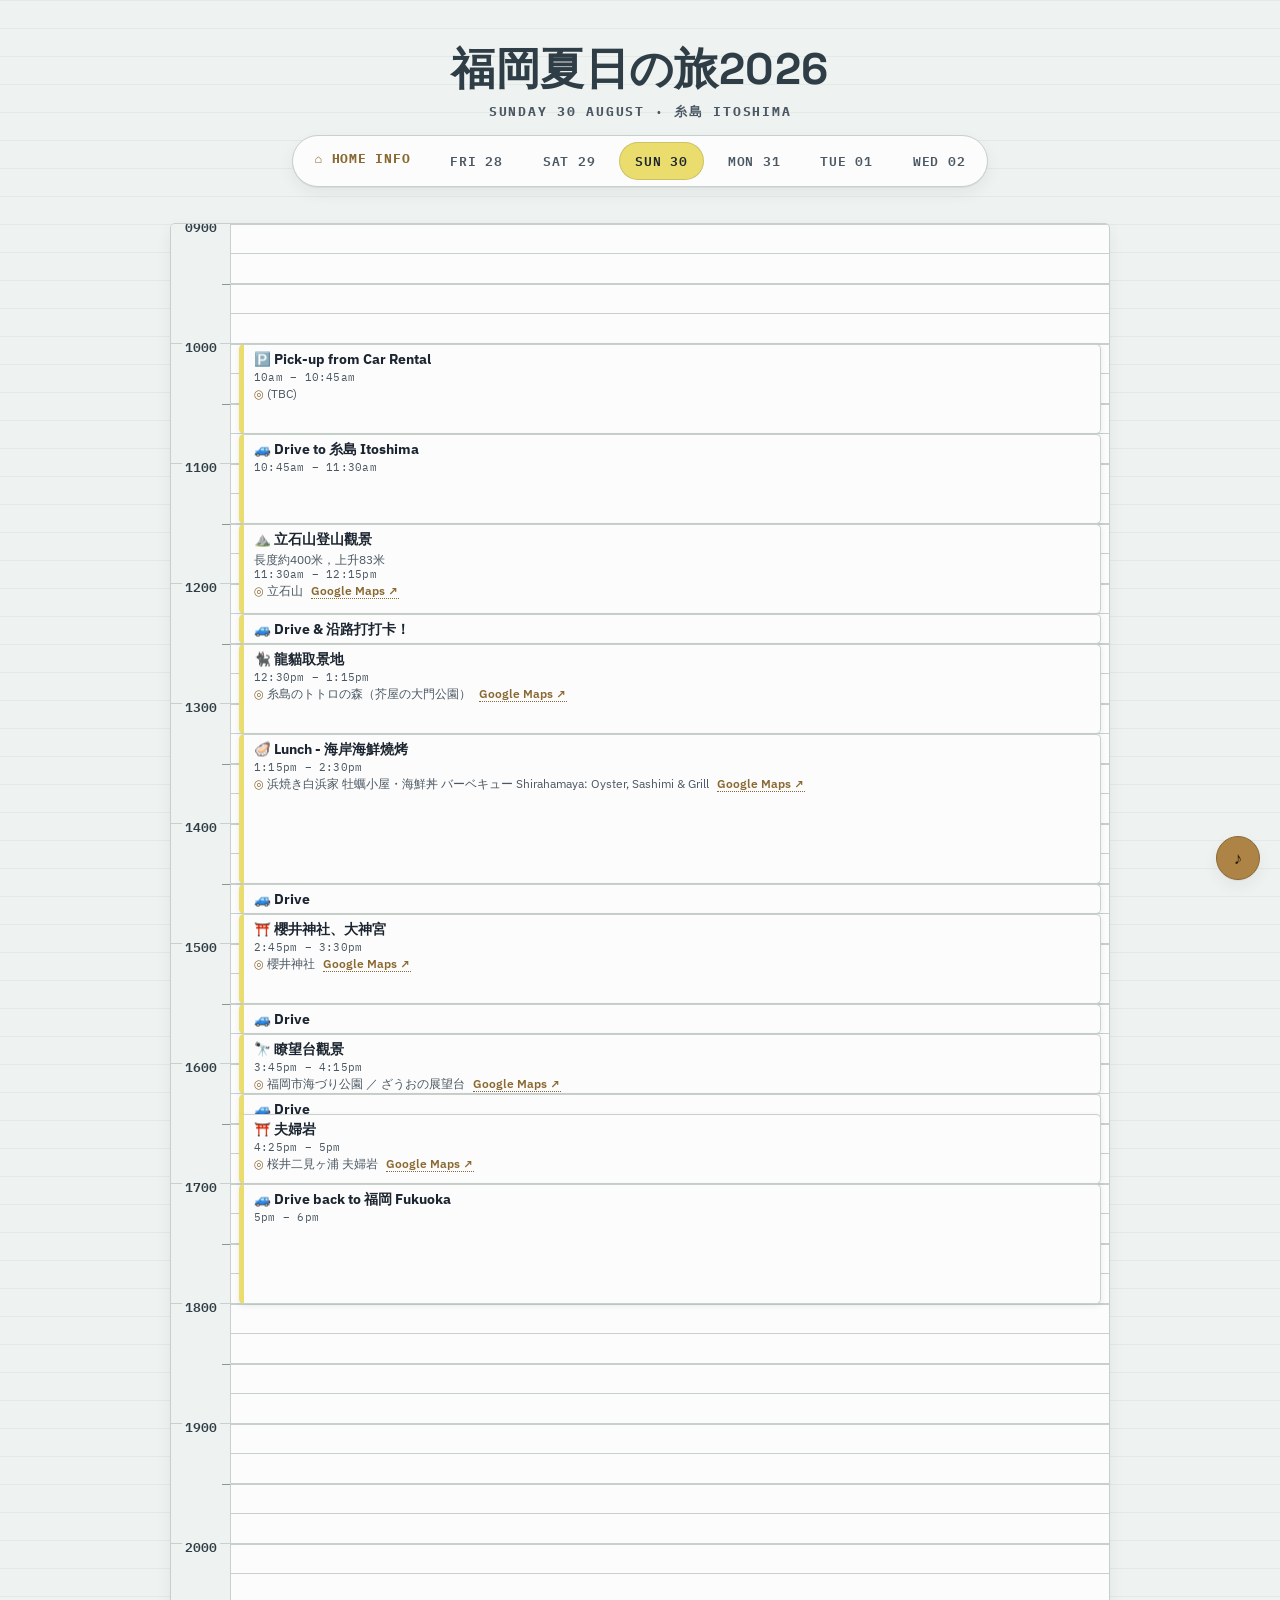
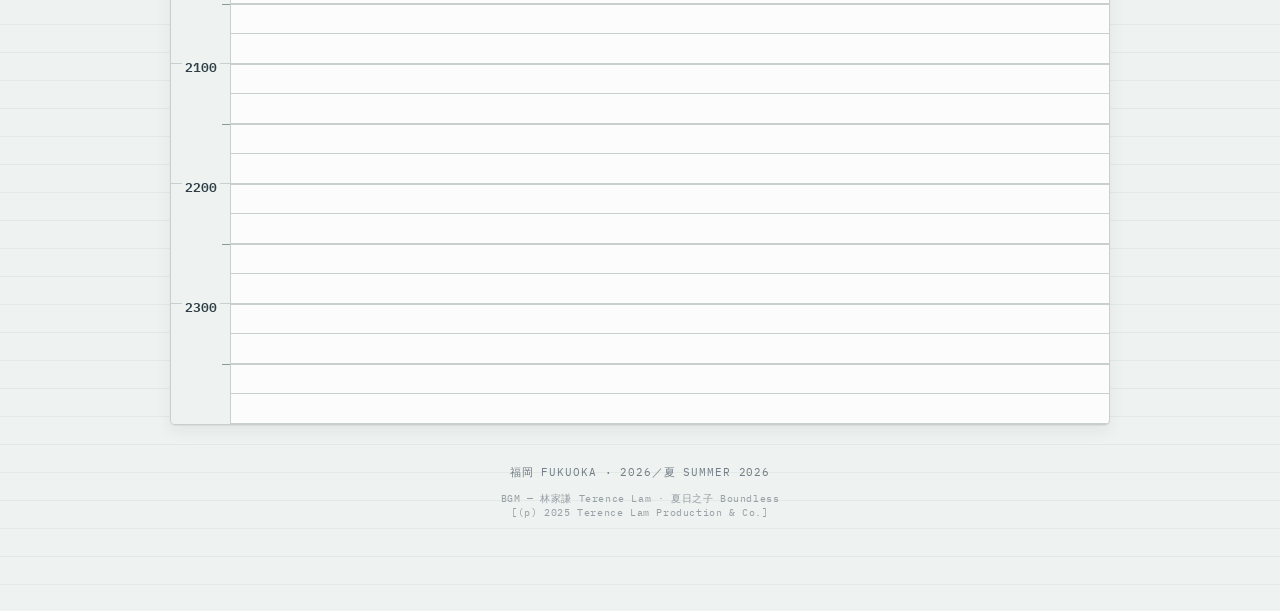
<file: sun30aug.html>
<!DOCTYPE html>
<html lang="zh-Hant">
<head>
  <meta charset="UTF-8">
  <meta name="viewport" content="width=device-width, initial-scale=1.0">
  <meta name="mobile-web-app-capable" content="yes" />

  <title>SUN 30 AUG — 福岡夏日の旅2026</title>
  <link rel="preconnect" href="https://fonts.googleapis.com">
  <link rel="preconnect" href="https://fonts.gstatic.com" crossorigin>
  <link href="https://fonts.googleapis.com/css2?family=Space+Grotesk:wght@500;700&family=IBM+Plex+Sans:wght@400;500;600&family=IBM+Plex+Mono:wght@400;500;600&display=swap" rel="stylesheet">
  <link rel="stylesheet" href="assets/style.css">
  
  <link rel="manifest" crossorigin="use-credentials" href="scripts/manifest.json">

  <link rel="icon" type="image/x-icon" href="assets/apple-touch-icon.png">
</head>

<body>
  <div class="wrap">

    <h1 class="page-title">福岡夏日の旅2026</h1>
    <h2 class="page-subtitle" style="--day-color: var(--sun);">
      <span class="day-tick"></span>
      SUNDAY 30 AUGUST &middot; 糸島 ITOSHIMA
    </h2>

    <nav class="day-nav" id="dayNav" aria-label="Day navigation"></nav>

    <section class="schedule-card">
      <div class="schedule-grid">
        <div class="ruler" id="ruler"></div>
        <div class="track">
          <div class="events-layer" id="eventsLayer"></div>
        </div>
      </div>
    </section>

    <footer class="foot">
      福岡 FUKUOKA &middot; 2026／夏 SUMMER 2026 </br> 
      <a class="data-source" href="https://terencelam0903.com/Boundless" target="_blank">
        BGM — 林家謙 Terence Lam &middot; 夏日之子 Boundless</br>
        [(p) 2025 Terence Lam Production & Co.]
      </a>
    </footer>
  </div>

  <script src="scripts/schedule.js"></script>
  <script>
    const EVENTS_DEFAULT = [
      { title: "🅿️ Pick-up from Car Rental", start: "10:00", end: "10:45", 
        location: "(TBC)", mapsUrl: "" },
      { title: "🚙 Drive to 糸島 Itoshima", start: "10:45", end: "11:30", location: "", mapsUrl: "" },
      { title: "⛰️ 立石山登山觀景", desc: "長度約400米，上升83米", start: "11:30", end: "12:15", 
        location: "立石山", mapsUrl: "https://www.google.com/maps/place/Mt.+Tateishi+Trailhead+(Road)/@33.5817993,130.0976087,608m/data=!3m1!1e3!4m6!3m5!1s0x3541dd68a8c4fbfb:0xf45aa9c37fec27cd!8m2!3d33.5800404!4d130.1029449!16s%2Fg%2F11fb0r15b6" },
      { title: "🚙 Drive & 沿路打打卡！", start: "12:15", end: "12:30", 
        location: "芥屋海水浴場", mapsUrl: "https://www.google.com/maps/place/Keya+Beach/@33.5861114,130.1038628,2039m/data=!3m1!1e3!4m6!3m5!1s0x3541e790aa4721d1:0xdd6d99eb85481e7e!8m2!3d33.5854917!4d130.1083528!16s%2Fg%2F1th2651v" },
      { title: "🐈‍⬛ 龍貓取景地", desc: "", start: "12:30", end: "13:15", 
        location: "糸島のトトロの森（芥屋の大門公園）", mapsUrl: "https://www.google.com/maps/place/Keya+no+Oto+Park/@33.5956272,130.1056907,17.37z/data=!4m10!1m3!11m2!2sC17Tcd-nKLQBbuP--PtCAaNRxA8Fxw!3e3!3m5!1s0x3541e73e34a35683:0xb610db986da8fe7d!8m2!3d33.5949612!4d130.1098123!16s%2Fg%2F11h4b7pqs6" },
      { title: "🦪 Lunch - 海岸海鮮燒烤", start: "13:15", end: "14:30", 
        location: "浜焼き白浜家 牡蠣小屋・海鮮丼 バーベキュー Shirahamaya: Oyster, Sashimi & Grill", mapsUrl: "https://www.google.com/maps/place/Shirahamaya/@33.5886349,130.1114064,16.39z/data=!4m6!3m5!1s0x3541e79cc8d595c7:0x1e90bc325066c470!8m2!3d33.5896971!4d130.1078547!16s%2Fg%2F11f3rng6zj" },
      { title: "🚙 Drive", desc: "", start: "14:30", end: "14:45", location: "", mapsUrl: "" },
      { title: "⛩️ 櫻井神社、大神宮", start: "14:45", end: "15:30", 
        location: "櫻井神社", mapsUrl: "https://www.google.com/maps/place/Sakurai+Shrine/@33.6273671,130.1878073,612m/data=!3m1!1e3!4m10!1m3!11m2!2sC17Tcd-nKLQBbuP--PtCAaNRxA8Fxw!3e3!3m5!1s0x3541eed139c6ec77:0x6900db79724be0dc!8m2!3d33.6281591!4d130.1919425!16s%2Fg%2F11bxff39tf" },
      { title: "🚙 Drive", desc: "", start: "15:30", end: "15:45", location: "", mapsUrl: "" },
      { title: "🔭 瞭望台觀景", desc: "", start: "15:45", end: "16:15", 
        location: "福岡市海づり公園 ／ ざうおの展望台", mapsUrl: "https://www.google.com/maps/place/Fukuokashi+Umizuri+Park/@33.6279537,130.2229414,608m/data=!3m1!1e3!4m10!1m3!11m2!2sC17Tcd-nKLQBbuP--PtCAaNRxA8Fxw!3e3!3m5!1s0x3541ec202889dcfb:0x147bd169e4caf192!8m2!3d33.6264939!4d130.2288504!16s%2Fg%2F1x5qql3h" },
      { title: "🚙 Drive", desc: "", start: "16:15", end: "16:25", location: "", mapsUrl: "" },
      { title: "⛩️ 夫婦岩", desc: "", start: "16:25", end: "17:00", 
        location: "桜井二見ヶ浦 夫婦岩", mapsUrl: "https://www.google.com/maps/place/Sakurai+Futamigaura's+Couple+Stones/@33.6404949,130.1690093,4863m/data=!3m1!1e3!4m10!1m3!11m2!2sC17Tcd-nKLQBbuP--PtCAaNRxA8Fxw!3e3!3m5!1s0x3541eedd30a39875:0x47f9acaa88434d66!8m2!3d33.640495!4d130.1964802!16s%2Fg%2F11bx56kb4k" },
      { title: "🚙 Drive back to 福岡 Fukuoka", start: "17:00", end: "18:00", location: "", mapsUrl: "" },
    ];

    window.TripSchedule.init({
      file: "sun30aug.html",
      color: "var(--sun)",
      defaults: EVENTS_DEFAULT,
    });
  </script>
</body>
</html>
</file>
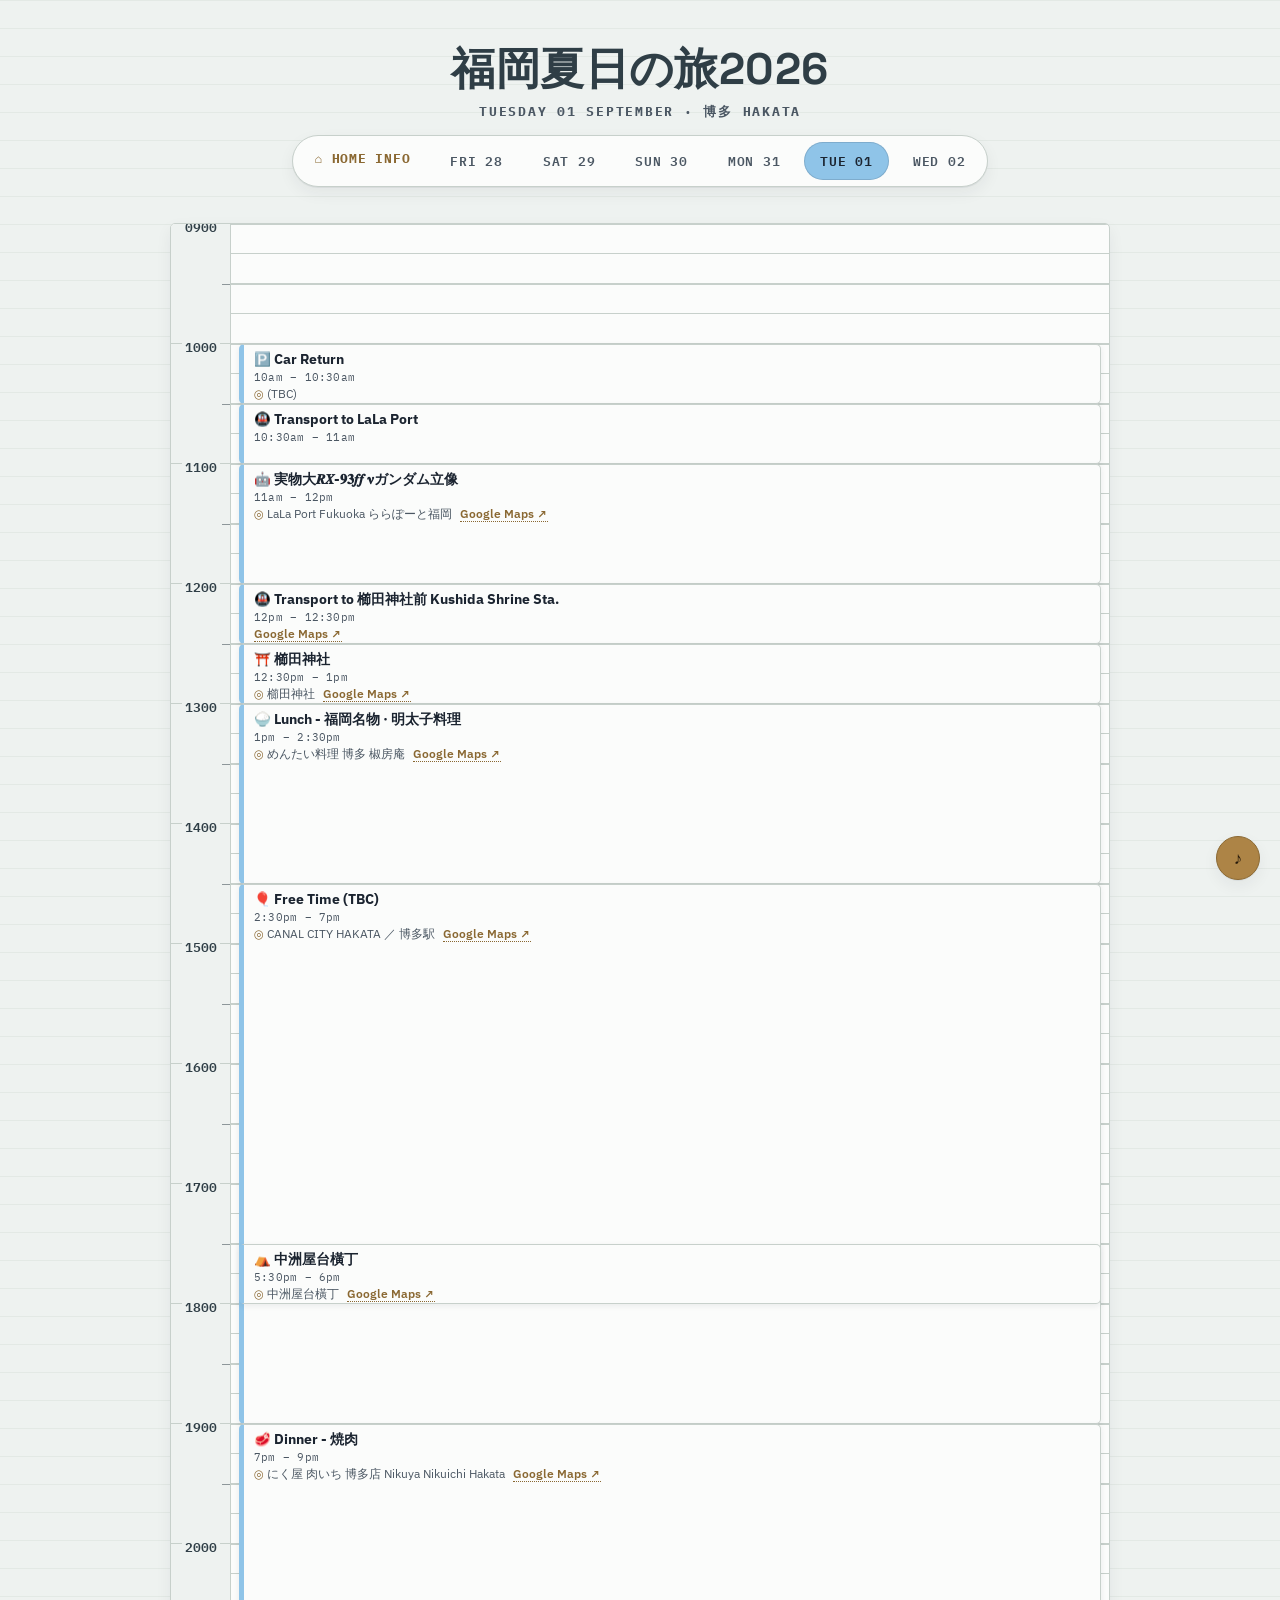
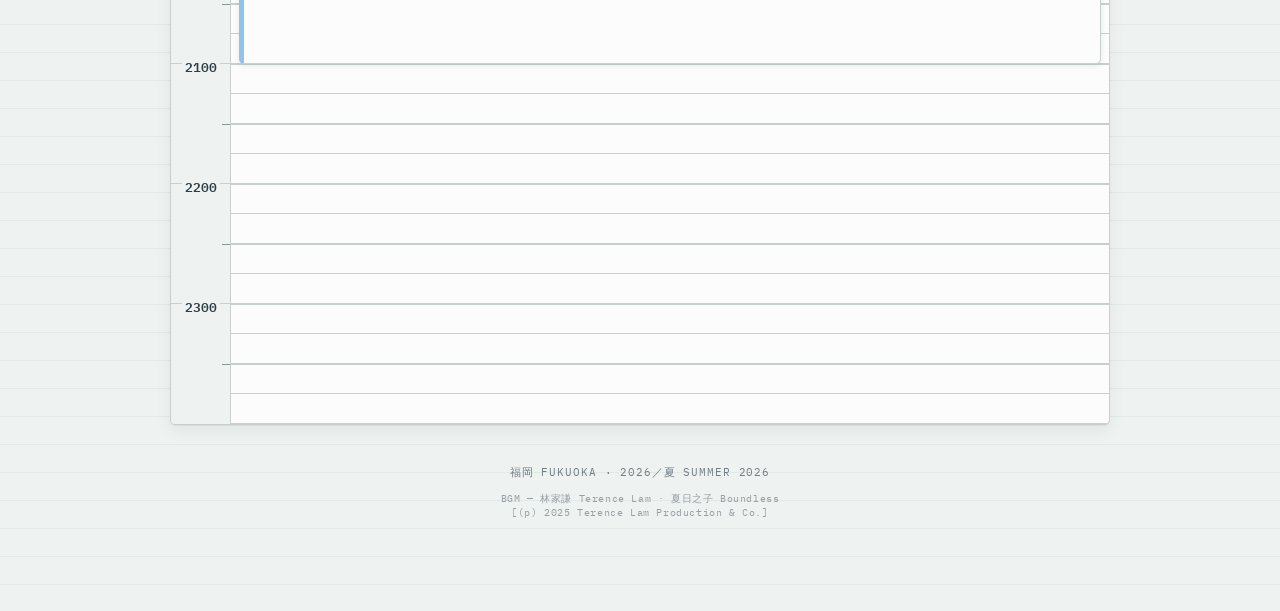
<file: tue01sep.html>
<!DOCTYPE html>
<html lang="zh-Hant">
<head>
  <meta charset="UTF-8">
  <meta name="viewport" content="width=device-width, initial-scale=1.0">
  <meta name="mobile-web-app-capable" content="yes" />

  <title>TUE 01 SEP — 福岡夏日の旅2026</title>
  <link rel="preconnect" href="https://fonts.googleapis.com">
  <link rel="preconnect" href="https://fonts.gstatic.com" crossorigin>
  <link href="https://fonts.googleapis.com/css2?family=Space+Grotesk:wght@500;700&family=IBM+Plex+Sans:wght@400;500;600&family=IBM+Plex+Mono:wght@400;500;600&display=swap" rel="stylesheet">
  <link rel="stylesheet" href="assets/style.css">

  <link rel="manifest" crossorigin="use-credentials" href="scripts/manifest.json">

  <link rel="icon" type="image/x-icon" href="assets/apple-touch-icon.png">
</head>

<body>
  <div class="wrap">

    <h1 class="page-title">福岡夏日の旅2026</h1>
    <h2 class="page-subtitle" style="--day-color: var(--tue);">
      <span class="day-tick"></span>
      TUESDAY 01 SEPTEMBER &middot; 博多 HAKATA
    </h2>

    <nav class="day-nav" id="dayNav" aria-label="Day navigation"></nav>

    <section class="schedule-card">
      <div class="schedule-grid">
        <div class="ruler" id="ruler"></div>
        <div class="track">
          <div class="events-layer" id="eventsLayer"></div>
        </div>
      </div>
    </section>
    
    <footer class="foot">
      福岡 FUKUOKA &middot; 2026／夏 SUMMER 2026 </br> 
      <a class="data-source" href="https://terencelam0903.com/Boundless" target="_blank">
        BGM — 林家謙 Terence Lam &middot; 夏日之子 Boundless</br>
        [(p) 2025 Terence Lam Production & Co.]
      </a>
    </footer>
  </div>

  <script src="scripts/schedule.js"></script>
  <script>
    const EVENTS_DEFAULT = [
      { title: "🅿️ Car Return", start: "10:00", end: "10:30", 
        location: "(TBC)", mapsUrl: "" },
      { title: "🚇 Transport to LaLa Port", start: "10:30", end: "11:00", location: "", mapsUrl: "" },
      { title: "🤖 実物大𝑹𝑿-𝟗𝟑𝒇𝒇 𝛎ガンダム立像", start: "11:00", end: "12:00", 
        location: "LaLa Port Fukuoka ららぽーと福岡", mapsUrl: "https://www.google.com/maps/place/LaLa+Port+Fukuoka/@33.5653236,130.4397099,17.37z/data=!4m6!3m5!1s0x354191e79a67d911:0xe57737261ee4d100!8m2!3d33.5651676!4d130.4409414!16s%2Fg%2F11sr8rncn7" },
      { title: "🚇 Transport to 櫛田神社前 Kushida Shrine Sta.", start: "12:00", end: "12:30", location: "", mapsUrl: "https://www.google.com/maps/place/Kushida+Shrine+Station/@33.5924003,130.4070914,15z/data=!4m6!3m5!1s0x354191bfdfa07129:0x595d751ab8ee5cda!8m2!3d33.5916517!4d130.4109756!16s%2Fg%2F11q7g5j83j" },
      { title: "⛩️ 櫛田神社", start: "12:30", end: "13:00", 
        location: "櫛田神社", mapsUrl: "https://www.google.com/maps/place/Kushida+Shrine/@33.5922816,130.4101279,17.29z/data=!4m6!3m5!1s0x354191eaaa536a57:0xa1896c7e84458da4!8m2!3d33.5929546!4d130.4104589!16s%2Fm%2F0ds2_4l" },
      { title: "🍚 Lunch - 福岡名物 · 明太子料理", start: "13:00", end: "14:30", 
        location: "めんたい料理 博多 椒房庵", mapsUrl: "https://www.google.com/maps/place/LaLa+Port+Fukuoka/@33.5653236,130.4397099,17.37z/data=!4m6!3m5!1s0x354191e79a67d911:0xe57737261ee4d100!8m2!3d33.5651676!4d130.4409414!16s%2Fg%2F11sr8rncn7" },
      { title: "🎈 Free Time (TBC)", start: "14:30", end: "19:00", 
        location: "CANAL CITY HAKATA ／ 博多駅", mapsUrl: "https://www.google.com/maps/place/Hakata+Station/@33.5903825,130.4191436,18.02z/data=!4m6!3m5!1s0x354191c7e6f9b375:0x2ee22b3d45b98b90!8m2!3d33.5897275!4d130.4207274!16zL20vMDIzX3Zj" },
      { title: "⛺ 中洲屋台橫丁", start: "17:30", end: "18:00", 
        location: "中洲屋台橫丁", mapsUrl: "https://www.google.com/maps/place/Nakasu+Food+Stalls+Street/@33.5913731,130.4090709,16.82z/data=!4m6!3m5!1s0x35419195cab2bb45:0x732eaec7c0e3846c!8m2!3d33.5903982!4d130.4082999!16s%2Fg%2F11cm149w5_" },
      { title: "🥩 Dinner - 焼肉", start: "19:00", end: "21:00", 
        location: "にく屋 肉いち 博多店 Nikuya Nikuichi Hakata", mapsUrl: "https://www.google.com/maps/place/Nikuichi+(Hakata)/@33.5899678,130.4138522,16z/data=!3m1!5s0x354191b7c3db8e3f:0xdd995ca7651699d3!4m10!1m3!11m2!2sC17Tcd-nKLQBbuP--PtCAaNRxA8Fxw!3e3!3m5!1s0x354191b777d40001:0x790840be57ed8602!8m2!3d33.5862991!4d130.4218915!16s%2Fg%2F1tcv8nxp" },
    ];

    window.TripSchedule.init({
      file: "tue01sep.html",
      color: "var(--tue)",
      defaults: EVENTS_DEFAULT,
    });
  </script>
</body>
</html>
</file>
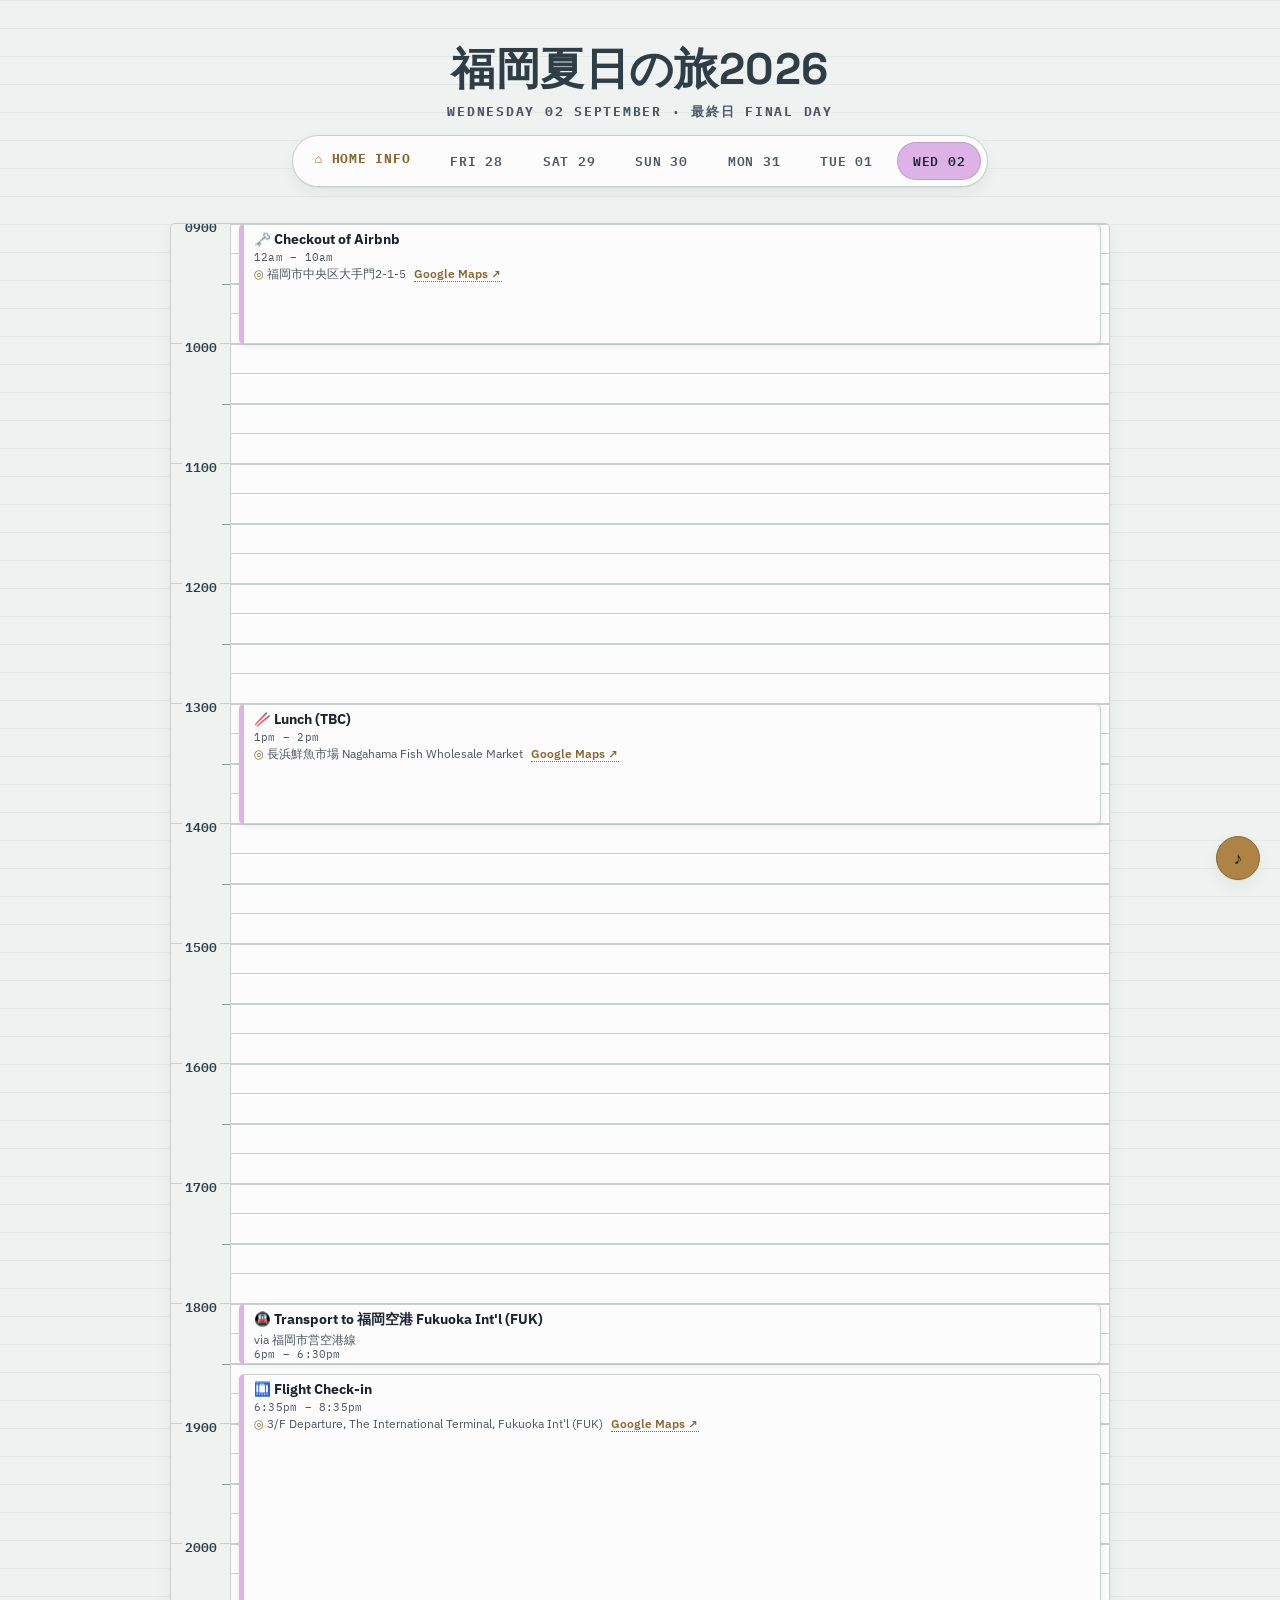
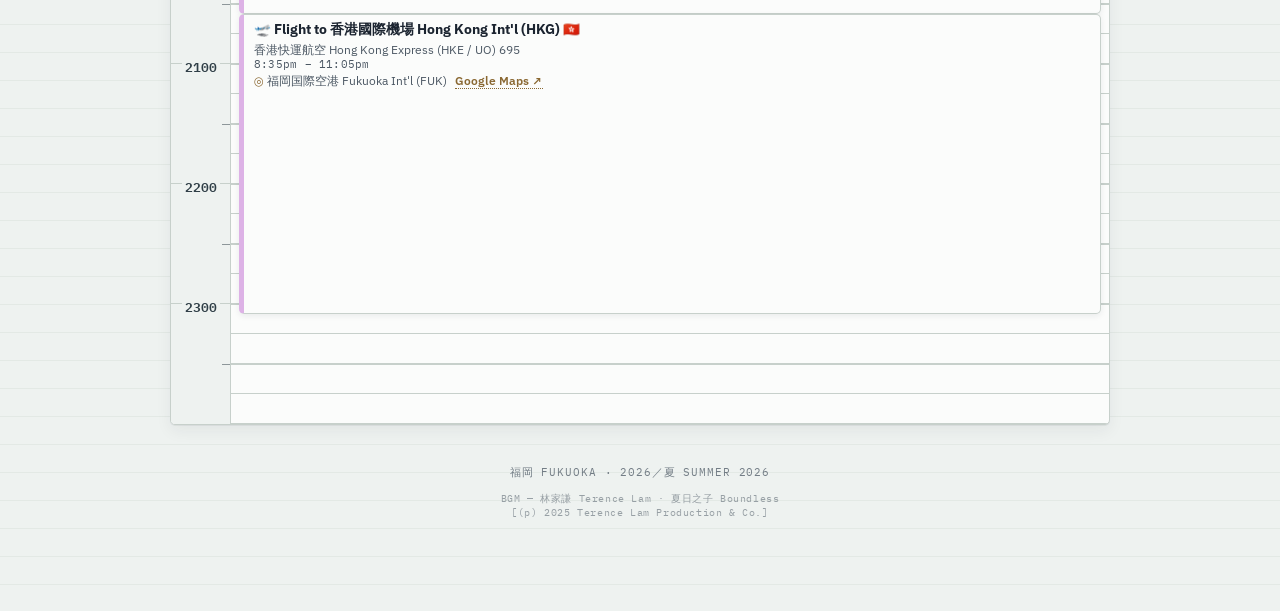
<file: wed02sep.html>
<!DOCTYPE html>
<html lang="zh-Hant">
<head>
  <meta charset="UTF-8">
  <meta name="viewport" content="width=device-width, initial-scale=1.0">
  <meta name="mobile-web-app-capable" content="yes" />

  <title>WED 02 SEP — 福岡夏日の旅2026</title>
  <link rel="preconnect" href="https://fonts.googleapis.com">
  <link rel="preconnect" href="https://fonts.gstatic.com" crossorigin>
  <link href="https://fonts.googleapis.com/css2?family=Space+Grotesk:wght@500;700&family=IBM+Plex+Sans:wght@400;500;600&family=IBM+Plex+Mono:wght@400;500;600&display=swap" rel="stylesheet">
  <link rel="stylesheet" href="assets/style.css">
  
  <link rel="manifest" crossorigin="use-credentials" href="scripts/manifest.json">

  <link rel="icon" type="image/x-icon" href="assets/apple-touch-icon.png">
</head>

<body>
  <div class="wrap">

    <h1 class="page-title">福岡夏日の旅2026</h1>
    <h2 class="page-subtitle" style="--day-color: var(--wed);">
      <span class="day-tick"></span>
      WEDNESDAY 02 SEPTEMBER &middot; 最終日 FINAL DAY
    </h2>

    <nav class="day-nav" id="dayNav" aria-label="Day navigation"></nav>

    <section class="schedule-card">
      <div class="schedule-grid">
        <div class="ruler" id="ruler"></div>
        <div class="track">
          <div class="events-layer" id="eventsLayer"></div>
        </div>
      </div>
    </section>

    <footer class="foot">
      福岡 FUKUOKA &middot; 2026／夏 SUMMER 2026 </br> 
      <a class="data-source" href="https://terencelam0903.com/Boundless" target="_blank">
        BGM — 林家謙 Terence Lam &middot; 夏日之子 Boundless</br>
        [(p) 2025 Terence Lam Production & Co.]
      </a>
    </footer>
  </div>

  <script src="scripts/schedule.js"></script>
  <script>
    const EVENTS_DEFAULT = [
      { title: "🗝️ Checkout of Airbnb", start: "00:00", end: "10:00", 
        location: "福岡市中央区大手門2-1-5", mapsUrl: "https://www.google.com/maps/place/2-ch%C5%8Dme-1-5+%C5%8Ctemon,+Chuo+Ward,+Fukuoka,+810-0074,+Japan/@33.5899657,130.3848394,18z/data=!3m1!4b1!4m10!1m2!2m1!1z44CSODEwLTAwNzQg56aP5bKh55yM56aP5bKh5biC5Lit5aSu5Yy65aSn5omL6ZaA77yS5LiB55uu77yR4oiS77yV!3m6!1s0x354192293996d13b:0x6b5ba809811c0bd0!8m2!3d33.5899657!4d130.3861269!15sCkLjgJI4MTAtMDA3NCDnpo_lsqHnnIznpo_lsqHluILkuK3lpK7ljLrlpKfmiYvploDvvJLkuIHnm67vvJHiiJLvvJWSARBnZW9jb2RlZF9hZGRyZXNz4AEA!16s%2Fg%2F11clpc6z0z" },
      { title: "🥢 Lunch (TBC)", start: "13:00", end: "14:00", 
        location: "長浜鮮魚市場 Nagahama Fish Wholesale Market", mapsUrl: "https://www.google.com/maps/place/Nagahama+Fish+Wholesale+Market/@33.5963675,130.3805196,15z/data=!4m6!3m5!1s0x35419227710c9b53:0x183e51c627bb95df!8m2!3d33.5946627!4d130.3896121!16s%2Fg%2F11b6v7j4ts" },
      { title: "🚇 Transport to 福岡空港 Fukuoka Int'l (FUK)", desc: "via 福岡市営空港線", start: "18:00", end: "18:30", location: "", mapsUrl: "" },
      { title: "🛄 Flight Check-in", start: "18:35", end: "20:35", 
        location: "3/F Departure, The International Terminal, Fukuoka Int'l (FUK)", mapsUrl: "https://www.google.com/maps/place/Fukuoka+Airport+International+Terminal/@33.584404,130.4412483,17z/data=!3m1!4b1!4m6!3m5!1s0x3541903977d64cd1:0x3425b2576ad33a70!8m2!3d33.584404!4d130.4438232!16s%2Fg%2F11d_719d9x" },
      { title: "🛫 Flight to 香港國際機場 Hong Kong Int'l (HKG) 🇭🇰", desc: "香港快運航空 Hong Kong Express (HKE / UO) 695", start: "20:35", end: "23:05", 
        location: "福岡国際空港 Fukuoka Int'l (FUK)", mapsUrl: "https://www.google.com/maps/place/Fukuoka+Airport+International+Terminal/@33.584404,130.4412483,17z/data=!3m1!4b1!4m6!3m5!1s0x3541903977d64cd1:0x3425b2576ad33a70!8m2!3d33.584404!4d130.4438232!16s%2Fg%2F11d_719d9x" },
    ];

    window.TripSchedule.init({
      file: "wed02sep.html",
      color: "var(--wed)",
      defaults: EVENTS_DEFAULT,
    });
  </script>
</body>
</html>
</file>
<file: assets/style.css>
/* ============================================================
   Trip Schedule
   Design: drafting-table blueprint, brass hardware accents,
   hour-ruler grid. Space Grotesk / IBM Plex Sans / IBM Plex Mono.
   ============================================================ */

:root {
  --ink:        #1B2430;
  --ink-soft:   #4B5763;
  --paper:      #EEF2F0;
  --paper-2:    #E3E9E5;
  --card:       #FBFCFB;
  --line:       #C7D0CB;
  --rule:       #2F3E46;
  --brass:      #AD8446;
  --brass-dark: #8A6832;
  --brass-tint: #F1E3C9;

  --fri: #F2A98C;
  --sat: #F0C083;
  --sun: #EADD6E;
  --mon: #93D2A3;
  --tue: #8FC4E8;
  --wed: #DDB2E6;

  --radius: 5px;
  --shadow: 0 1px 0 rgba(27,36,48,0.06), 0 6px 16px rgba(27,36,48,0.06);
}

* { box-sizing: border-box; }

html { scroll-behavior: smooth; }

body {
  margin: 0;
  background:
    linear-gradient(var(--paper-2) 1px, transparent 1px) 0 0 / 100% 28px,
    var(--paper);
  color: var(--ink);
  font-family: "IBM Plex Sans", "Noto Sans JP", system-ui, sans-serif;
  -webkit-font-smoothing: antialiased;
  min-height: 100vh;
}

a { color: inherit; }

.wrap {
  max-width: 980px;
  margin: 0 auto;
  padding: 40px 20px 80px;
}

section {
  margin: 36px 0px 0px 0px;
}

/* ---------- Header & Text ---------- */

.page-title {
  text-align: center;
  margin: 0 0 4px;
  font-family: "Space Grotesk", "IBM Plex Sans", sans-serif;
  font-weight: 700;
  font-size: clamp(28px, 5vw, 44px);
  letter-spacing: 0.01em;
  color: var(--rule);
}

.page-title .day-tick {
  display: inline-block;
  width: 10px;
  height: 10px;
  border-radius: 50%;
  margin-right: 12px;
  transform: translateY(-2px);
  background: var(--day-color, var(--brass));
  box-shadow: 0 0 0 3px var(--card), 0 0 0 4px var(--line);
}

.page-subtitle {
  text-align: center;
  margin: 0 0 14px;
  font-family: "IBM Plex Mono", "Noto Sans JP", monospace, sans-serif;
  font-size: 12.5px;
  letter-spacing: 0.14em;
  text-transform: uppercase;
  color: var(--ink-soft);
}

.page-h3 {
  text-align: center;
  margin: 0 0 8px 0;
  font-family: "Space Grotesk", "IBM Plex Sans", sans-serif;
  font-weight: 700;
  font-size: 14px;
  letter-spacing: 0.01em;
  color: var(--brass-dark);
}

.index-p  {
  text-align: center;
  margin: 0 0 0 0px;
  font-family: "Space Grotesk", "IBM Plex Sans", sans-serif;
  font-weight: bold; 
  font-display: block;
  letter-spacing: 0.01em;
  line-height: 1.1em;
  color: var(--ink);
  padding: 0px 0px 12px 0px;
}

.index-text-a  {
  text-align: center;
  margin: 0 0 0 0px;
  font-family: "Space Grotesk", "IBM Plex Sans", sans-serif;
  font-weight: bold; 
  font-display: block;
  letter-spacing: 0.01em;
  color: var(--ink);
  padding: 0px 0px 0px 0px;
}

.address-a  {
  text-align: center;
  margin: 0 0 0 0px;
  font-family: "Space Grotesk", "IBM Plex Sans", sans-serif;
  font-size: 11px;
  font-weight: bold; 
  font-display: block;
  text-decoration: none;
  line-height: 0.75em;
  color: var(--ink-soft);
  padding: 12px 0px 0px 0px;
}

hr {
  border: none;
  height: 2px;
  background: linear-gradient(to bottom right, var(--brass), var(--brass-tint));
  border-radius: 999px;
  width: 90%;
  margin: 28px auto 14px auto;
  overflow: visible;
}

br {
  text-decoration: none;
}

/* ---------- Locations Grid ---------- */

iframe {
  width: 100%;
  height: 100%;
  border: 0;
  border-radius: var(--radius);
  padding: 0px 0px 0px 0px;
}

.location-grid {
  display: grid;
  grid-template-columns: repeat(2, 1fr);
  gap: 6px 6px;
  max-width: 80%;
  margin: 0 auto;
  padding: 0px 0px 0px 0px;
  align-items: stretch;
  justify-content: center;
  min-height: 180px;
}

.location-card {
  background: transparent;
  border: transparent;
  border-radius: var(--radius);
  box-shadow: none;
  padding: 12px 6px 0px 6px;
  display: flex;
  align-items: center;
  justify-content: center;
}

.location-card.location-map {
  padding: 0px 0px 0px 0px;
  overflow: hidden;
  min-height: 180px;
  border: 1.5px solid var(--line);
  box-shadow: var(--shadow);
  border-radius: var(--radius);
}

@media (max-width: 960px) {
  .location-grid {
    grid-template-columns: 1fr;
  }
  .location-card.location-map {
    height: 220px;
    border-radius: var(--radius);
  }
}

/* ---------- Nav ---------- */

.day-nav {
  display: flex;
  justify-content: center;
  flex-wrap: wrap;
  gap: 8px;
  margin: 0 0 36px;
  padding: 6px;
  background: var(--card);
  border: 1px solid var(--line);
  border-radius: 35px;
  width: fit-content;
  max-width: 100%;
  margin-left: auto;
  margin-right: auto;
  box-shadow: var(--shadow);
}

.day-nav a {
  --pill-color: var(--brass);
  position: relative;
  display: block;
  padding: 8px 16px;
  border-radius: 999px;
  font-family: "IBM Plex Mono", monospace;
  font-size: 12.5px;
  font-weight: 600;
  letter-spacing: 0.06em;
  text-decoration: none;
  color: var(--ink-soft);
  transition: background 0.15s ease, color 0.15s ease;
  white-space: nowrap;
}

.day-nav a:hover { background: var(--paper-2); color: var(--ink); }

.day-nav a.active {
  background: var(--pill-color);
  color: var(--ink);
  box-shadow: inset 0 0 0 1px rgba(27,36,48,0.15);
}

.day-nav a.home {
  color: var(--brass-dark);
  font-weight: 700;
}

/* ---------- Schedule grid ---------- */

.schedule-card {
  background: var(--card);
  border: 1px solid var(--line);
  border-radius: var(--radius);
  box-shadow: var(--shadow);
  overflow: hidden;
  margin-bottom: 40px;
}

.schedule-grid {
  display: grid;
  grid-template-columns: 60px 1fr;
}

.ruler {
  border-right: 1px solid var(--line);
  background: var(--paper);
  position: relative;
}

.ruler-hour {
  height: 120px;
  border-bottom: 1.5px solid var(--line);
  position: relative;
}

.ruler-hour:last-child { border-bottom: none; }

.ruler-hour .label {
  position: absolute;
  top: -8px;
  right: 10px;
  background: var(--paper);
  padding: 0 3px;
  font-family: "IBM Plex Mono", monospace;
  font-weight: 600;
  font-size: 13px;
  color: var(--rule);
}

.ruler-hour::after {
  /* half-hour tick */
  content: "";
  position: absolute;
  top: 60px;
  right: 0;
  width: 8px;
  height: 1px;
  background: var(--rule);
  opacity: 0.5;
}

.track {
  position: relative;
  background-image: repeating-linear-gradient(
    to bottom,
    transparent 0,
    transparent 29px,
    var(--line) 29px,
    var(--line) 30px
  );
  background-size: 100% 60px;
}

.track::before {
  /* hour lines, stronger */
  content: "";
  position: absolute;
  inset: 0;
  background-image: repeating-linear-gradient(
    to bottom,
    var(--line) 0,
    var(--line) 1px,
    transparent 1px,
    transparent 60px
  );
  pointer-events: none;
}

.events-layer {
  position: relative;
}

.event {
  position: absolute;
  left: 8px;
  right: 8px;
  min-height: 26px;
  background: var(--card);
  border: 1px solid var(--line);
  border-left: 5px solid var(--ev-color, var(--brass));
  border-radius: var(--radius);
  padding: 6px 10px 7px;
  box-shadow: 0 2px 6px rgba(27,36,48,0.08);
  overflow: hidden;
  cursor: default;
}

.event .ev-title {
  font-weight: 700;
  font-size: 13.5px;
  line-height: 1.25;
  color: var(--ink);
  margin: 0 0 2px;
}

.event .ev-time {
  font-family: "IBM Plex Mono", monospace;
  font-size: 11px;
  color: var(--ink-soft);
  letter-spacing: 0.02em;
}

.event .ev-desc {
  font-size: 11.5px;
  color: var(--ink-soft);
  margin: 4px 0 0;
  line-height: 1.35;
}

.event.compact .ev-desc { display: none; }

.event .ev-meta {
  font-size: 11.5px;
  color: var(--ink-soft);
  margin-top: 2px;
  display: flex;
  gap: 8px;
  flex-wrap: wrap;
  align-items: center;
}

.event .ev-meta .pin::before { content: "\25CE  "; color: var(--brass-dark); }

.event .ev-meta a {
  color: var(--brass-dark);
  text-decoration: none;
  font-weight: 600;
  border-bottom: 1px dotted var(--brass-dark);
}
.event .ev-meta a:hover { color: var(--ink); border-color: var(--ink); }

.event-actions {
  position: absolute;
  top: 5px;
  right: 6px;
  display: flex;
  gap: 4px;
  opacity: 0;
  transition: opacity 0.12s ease;
}

.event:hover .event-actions { opacity: 1; }

.event-actions button {
  border: none;
  background: var(--paper-2);
  color: var(--ink-soft);
  width: 18px;
  height: 18px;
  border-radius: 50%;
  font-size: 11px;
  line-height: 1;
  cursor: pointer;
}

.event-actions button:hover { background: var(--brass); color: var(--ink); }

.event.compact .ev-meta,
.event.compact .ev-time { display: none; }

.empty-note {
  text-align: center;
  padding: 40px 20px;
  color: var(--ink-soft);
  font-family: "IBM Plex Mono", monospace;
  font-size: 12.5px;
  letter-spacing: 0.05em;
}

/* ---------- Form: "work order" card ---------- */

.entry-card {
  background: var(--card);
  border: 1px solid var(--line);
  border-radius: var(--radius);
  box-shadow: var(--shadow);
  padding: 22px 24px 24px;
}

.entry-card h2 {
  margin: 0 0 4px;
  font-family: "Space Grotesk", sans-serif;
  font-size: 16px;
  letter-spacing: 0.02em;
  color: var(--rule);
}

.entry-card .entry-sub {
  margin: 0 0 18px;
  padding-bottom: 14px;
  border-bottom: 1px dashed var(--line);
  font-family: "IBM Plex Mono", monospace;
  font-size: 11px;
  letter-spacing: 0.08em;
  text-transform: uppercase;
  color: var(--ink-soft);
}

.entry-grid {
  display: grid;
  grid-template-columns: repeat(4, 1fr);
  gap: 14px 16px;
}

.entry-grid .field.wide { grid-column: span 2; }
.entry-grid .field.full { grid-column: 1 / -1; }

.field label {
  display: block;
  font-family: "IBM Plex Mono", monospace;
  font-size: 10.5px;
  letter-spacing: 0.1em;
  text-transform: uppercase;
  color: var(--brass-dark);
  margin-bottom: 5px;
}

.field input {
  width: 100%;
  padding: 9px 10px;
  border: 1px solid var(--line);
  border-radius: var(--radius);
  background: var(--paper);
  color: var(--ink);
  font-family: "IBM Plex Sans", sans-serif;
  font-size: 13.5px;
}

.field input:focus {
  outline: none;
  border-color: var(--brass);
  background: var(--card);
  box-shadow: 0 0 0 3px var(--brass-tint);
}

.entry-actions {
  display: flex;
  align-items: center;
  gap: 12px;
  margin-top: 18px;
}

.btn {
  font-family: "IBM Plex Mono", monospace;
  font-size: 12px;
  font-weight: 600;
  letter-spacing: 0.06em;
  text-transform: uppercase;
  padding: 10px 20px;
  border-radius: var(--radius);
  border: 1px solid var(--brass-dark);
  background: var(--brass);
  color: #26190A;
  cursor: pointer;
  transition: background 0.15s ease, transform 0.05s ease;
}

.btn:hover { background: var(--brass-dark); color: #fff; }
.btn:active { transform: translateY(1px); }

.btn.secondary {
  background: var(--card);
  color: var(--ink-soft);
  border-color: var(--line);
}
.btn.secondary:hover { background: var(--paper-2); color: var(--ink); border-color: var(--ink-soft); }

.form-msg {
  font-family: "IBM Plex Mono", monospace;
  font-size: 11.5px;
  color: var(--ink-soft);
}

/* ---------- Export panel ---------- */

.export-panel {
  margin-top: 18px;
}

.export-panel summary {
  cursor: pointer;
  font-family: "IBM Plex Mono", monospace;
  font-size: 11.5px;
  letter-spacing: 0.08em;
  text-transform: uppercase;
  color: var(--brass-dark);
  padding: 4px 0;
}

.export-panel textarea {
  width: 100%;
  margin-top: 10px;
  min-height: 140px;
  padding: 12px;
  border: 1px solid var(--line);
  border-radius: var(--radius);
  background: var(--rule);
  color: #E8ECEA;
  font-family: "IBM Plex Mono", monospace;
  font-size: 12px;
  line-height: 1.5;
  resize: vertical;
}

.export-panel p {
  font-size: 12px;
  color: var(--ink-soft);
  line-height: 1.5;
  margin: 10px 0 0;
}

/* ---------- Home / index ---------- */

.home-list {
  display: grid;
  grid-template-columns: repeat(3, 1fr);
  gap: 14px;
  margin-top: 30px;
}

.home-card {
  display: block;
  text-decoration: none;
  background: var(--card);
  border: 1px solid var(--line);
  border-radius: var(--radius);
  padding: 18px 16px;
  box-shadow: var(--shadow);
  border-top: 5px solid var(--card-color, var(--brass));
  transition: transform 0.12s ease;
}

.home-card:hover { transform: translateY(-2px); }

.home-card .hc-day {
  font-family: "IBM Plex Mono", monospace;
  font-size: 11px;
  letter-spacing: 0.1em;
  color: var(--ink-soft);
  text-transform: uppercase;
}

.home-card .hc-date {
  font-family: "Space Grotesk", sans-serif;
  font-size: 22px;
  font-weight: 700;
  color: var(--rule);
  margin-top: 2px;
}

footer.foot {
  text-align: center;
  margin-top: 40px;
  font-family: "IBM Plex Mono", monospace;
  font-size: 11px;
  letter-spacing: 0.08em;
  color: var(--ink-soft);
  opacity: 0.75;
}

/* ---------- Weather -------------- */

.weather-grid {
  display: grid;
  grid-template-columns: repeat(auto-fit, minmax(220px, 1fr));
  gap: 14px;
}

.weather-city {
  background: var(--card);
  border: 1px solid var(--line);
  border-radius: var(--radius);
  box-shadow: var(--shadow);
  padding: 16px 16px 14px;
}

.wx-city-name {
  font-family: "IBM Plex Mono", "Noto Sans JP", monospace, sans-serif;
  font-size: 11.5px;
  font-weight: bold;
  letter-spacing: 0.1em;
  text-transform: uppercase;
  color: var(--brass-dark);
  margin-bottom: 10px;
}

.wx-days {
  display: flex;
  justify-content: space-between;
  gap: 4px;
}

.wx-days[data-loading] {
  font-family: "IBM Plex Mono", "Noto Sans JP", monospace, sans-serif;
  font-size: 12px;
  color: var(--ink-soft);
}

.wx-day {
  display: flex;
  flex-direction: column;
  align-items: center;
  gap: 2px;
  flex: 1;
}

.wx-day-label {
  font-family: "IBM Plex Mono", "Noto Sans JP", monospace, sans-serif;
  font-size: 10.5px;
  color: var(--ink-soft);
}

.wx-temp {
  font-family: "IBM Plex Mono", "Noto Sans JP", monospace, sans-serif;
  font-size: 12.5px;
  font-weight: 600;
  color: var(--ink);
}

/* Currency Converter */
.converter-card {
  max-width: 480px;
  margin: 0 auto;
  background: var(--card);
  border: 1px solid var(--line);
  border-radius: var(--radius);
  box-shadow: var(--shadow);
  padding: 18px 20px;
}

.conv-row {
  display: grid;
  grid-template-columns: 74px minmax(0, 1fr);
  align-items: center;
  gap: 12px;
}

.conv-row label {
  font-family: "IBM Plex Mono", "Noto Sans JP", monospace, sans-serif;
  font-size: 12px;
  font-weight: 600;
  letter-spacing: 0.06em;
  color: var(--brass-dark);
}

.conv-row input {
  min-width: auto;
  padding: 9px 10px;
  border: 1px solid var(--line);
  border-radius: var(--radius);
  background: var(--paper);
  color: var(--ink);
  font-family: "IBM Plex Mono", "Noto Sans JP", monospace, sans-serif;
  font-size: 16px;
}

.conv-row input:focus {
  outline: none;
  border-color: var(--brass);
  background: var(--card);
  box-shadow: 0 0 0 3px var(--brass-tint);
}

.conv-swap {
  text-align: center;
  color: var(--brass);
  font-size: 16px;
  margin: 8px 0;
}

.conv-rate {
  text-align: center;
  margin: 14px 0 0;
  font-family: "IBM Plex Mono", "Noto Sans JP", monospace, sans-serif;
  font-size: 10.5px;
  letter-spacing: 0.04em;
  color: var(--ink-soft);
}

/* Earthquakes Info */

.quake-list {
  max-width: 640px;
  margin: 0 auto;
  display: flex;
  flex-direction: column;
  gap: 8px;
}

.quake-row {
  display: flex;
  align-items: center;
  gap: 12px;
  background: var(--card);
  border: 1px solid var(--line);
  border-radius: var(--radius);
  padding: 10px 14px;
  text-decoration: none;
  color: var(--ink);
  box-shadow: var(--shadow);
  transition: transform 0.12s ease;
}

.quake-row:hover { transform: translateY(-1px); }

.quake-mag {
  flex-shrink: 0;
  width: 46px;
  text-align: center;
  padding: 4px 0;
  border-radius: var(--radius);
  font-family: "IBM Plex Mono", "Noto Sans JP", monospace, sans-serif;
  font-size: 12.5px;
  font-weight: 1000;
  color: #26190A;
}

.quake-mag.quake-low  { background: var(--mon); }
.quake-mag.quake-mid  { background: var(--sat); }
.quake-mag.quake-high { background: var(--fri); }

.quake-info {
  display: flex;
  flex-direction: column;
  gap: 2px;
  min-width: 0;
}

.quake-place {
  font-size: 14px;
  font-weight: bolder;
  white-space: nowrap;
  overflow: hidden;
  text-overflow: ellipsis;
}

.quake-meta {
  font-family: "IBM Plex Mono", "Noto Sans JP", monospace, sans-serif;
  font-size: 10.5px;
  color: var(--ink-soft);
}

.quake-empty {
  text-align: center;
  font-family: "IBM Plex Mono", "Noto Sans JP", monospace, sans-serif;
  font-size: 12px;
  color: var(--ink-soft);
}

.aftershock-box {
  max-width: 640px;
  margin: 16px auto 0;
  background: var(--card);
  border: 1px solid var(--line);
  border-radius: var(--radius);
  padding: 12px 16px;
}

.af-source {
  font-family: "IBM Plex Mono", "Noto Sans JP", monospace, sans-serif;
  font-size: 10.5px;
  color: var(--ink-soft);
  margin: 0 0 8px;
}

.af-row {
  display: flex;
  justify-content: space-between;
  gap: 10px;
  padding: 4px 0;
  border-top: 1px dashed var(--line);
  font-size: 12.5px;
}

.af-row:first-of-type { border-top: none; }

.af-label { font-weight: 600; color: var(--rule); }
.af-probs { font-family: "IBM Plex Mono", "Noto Sans JP", monospace, sans-serif; color: var(--ink-soft); }

.data-source {
  text-align: center;
  display: block;
  width: fit-content; /* Or a fixed width like 200px */
  margin: 12px auto;
  font-family: "IBM Plex Mono", "Noto Sans JP", monospace, sans-serif;
  font-size: 10px;
  letter-spacing: 0.06em;
  color: var(--ink-soft);
  opacity: 0.7;
  text-decoration: none;
}

/* Media Play */
.bg-audio-btn {
  position: fixed;
  right: 20px;
  bottom: 20px;
  width: 44px;
  height: 44px;
  border-radius: 50%;
  border: 1px solid var(--brass-dark);
  background: var(--brass);
  color: #26190A;
  font-size: 17px;
  line-height: 1;
  cursor: pointer;
  box-shadow: var(--shadow);
  z-index: 50;
  transition: background 0.15s ease, transform 0.1s ease;
}

.bg-audio-btn:hover { background: var(--brass-dark); color: #fff; }
.bg-audio-btn:active { transform: translateY(1px); }

.bg-audio-btn.playing { animation: bg-audio-pulse 1.8s ease-in-out infinite; }

@keyframes bg-audio-pulse {
  0%, 100% { box-shadow: 0 0 0 0 rgba(173,132,70,0.5), var(--shadow); }
  50% { box-shadow: 0 0 0 8px rgba(173,132,70,0), var(--shadow); }
}

@media (max-width: 640px) {
  .entry-grid { grid-template-columns: repeat(2, 1fr); }
  .entry-grid .field.wide { grid-column: span 2; }
  .schedule-grid { grid-template-columns: 58px 1fr; }
  .ruler-hour .label { font-size: 11.5px; right: 6px; }
  .event .ev-title { font-size: 12.5px; }
}
</file>
